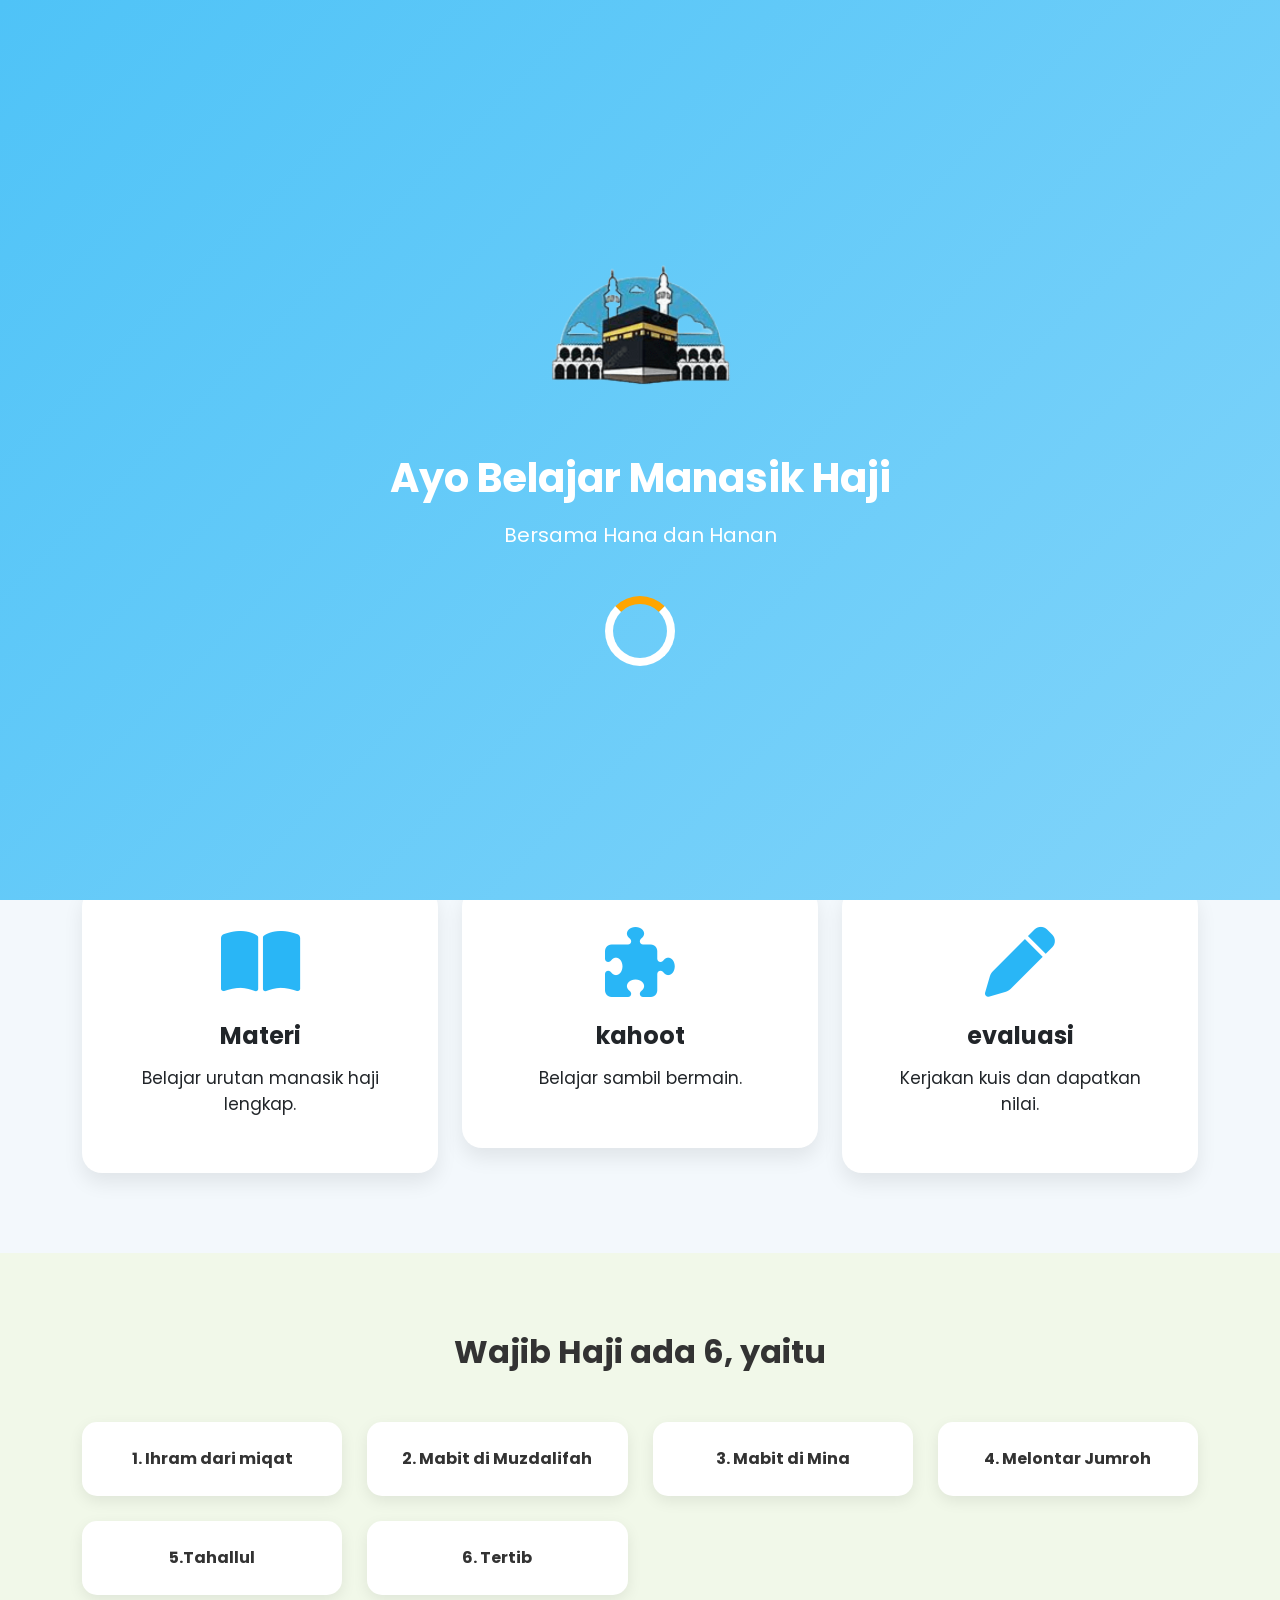
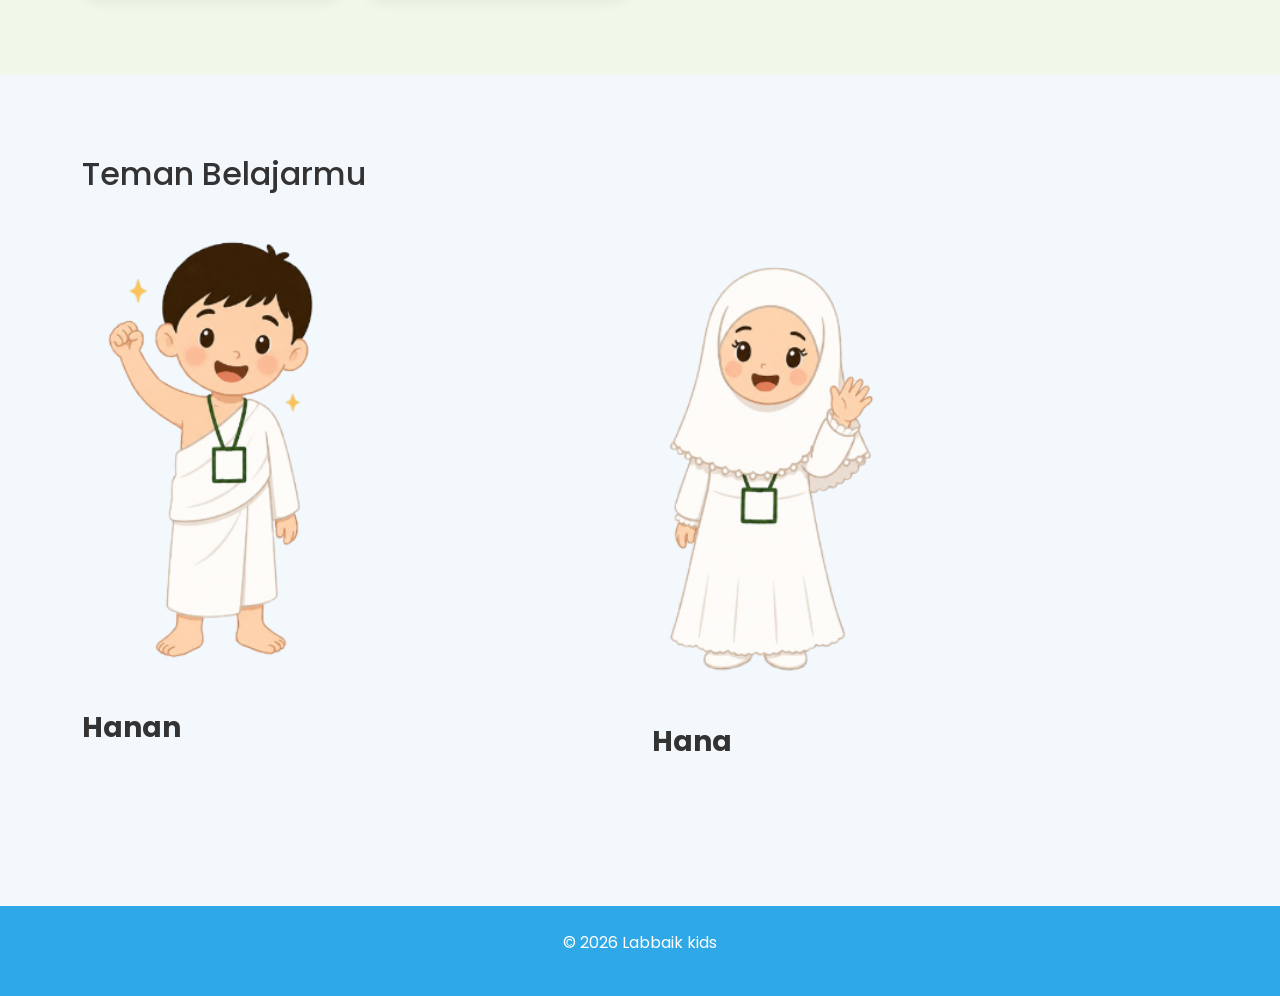
<file: index.html>
<!DOCTYPE html>
<html lang="id">

<head>

    <meta charset="UTF-8">
    <meta name="viewport" content="width=device-width, initial-scale=1.0">

    <title>Ayo Belajar Manasik Haji</title>

    <!-- Bootstrap -->
    <link href="https://cdn.jsdelivr.net/npm/bootstrap@5.3.3/dist/css/bootstrap.min.css" rel="stylesheet">

    <!-- Font Awesome -->
    <link rel="stylesheet"
        href="https://cdnjs.cloudflare.com/ajax/libs/font-awesome/6.5.2/css/all.min.css">

    <!-- Google Font -->
    <link
        href="https://fonts.googleapis.com/css2?family=Poppins:wght@300;400;500;600;700&display=swap"
        rel="stylesheet">

    <!-- CSS -->
    <link rel="stylesheet" href="css/style.css">

</head>

<!-- Audio -->

<audio id="bgMusic" loop>

    <source src="audio/lagumanasik.mpeg" type="audio/mpeg">

</audio>

<body>

<!-- ================= Splash Screen ================= -->

<div id="splash">

    <img src="image/OIP.png" class="logo">

    <h1>Ayo Belajar Manasik Haji</h1>

    <p>Bersama Hana dan Hanan</p>

    <div class="loader"></div>

</div>

<!-- ================= Navbar ================= -->

<nav class="navbar navbar-expand-lg navbar-dark">

<div class="container">

<a class="navbar-brand" href="#">

<i class="fa-solid fa-mosque"></i>

Labbaik kids

</a>

<button class="navbar-toggler"
data-bs-toggle="collapse"
data-bs-target="#menu">

<span class="navbar-toggler-icon"></span>

</button>

<div class="collapse navbar-collapse" id="menu">

<ul class="navbar-nav ms-auto">

<li class="nav-item">

<a class="nav-link active" href="#">Home</a>

</li>

<li class="nav-item">

<a class="nav-link" href="materi.html">materi</a>

</li>

<li class="nav-item"></li>

<a class="nav-link" href="doa.html">doa</a>
    
</li>


<li class="nav-item"></li>

<a class="nav-link" href="vidio.html">vidio</a>
    
</li>

<li class="nav-item">

<a class="nav-link" href="kahoot.html">kahoot</a>

</li>

<li class="nav-item">

<a class="nav-link" href="evaluasi.html">evaluasi</a>

</li>

<li class="nav-item">

<a class="nav-link" href="tentang.html">tentang</a>

</li>


</ul>

</div>

</div>

</nav>



<!-- ================= Hero ================= -->


<section class="hero">

<div class="container">

<div class="row align-items-center">

<div class="col-lg-6">

<h1>

Ayo Belajar

<span>Manasik Haji</span>

</h1>

<p>

Belajar tata cara ibadah haji menjadi lebih mudah,

menyenangkan, interaktif, dan penuh animasi bersama

Hana dan Hanan.

</p>

<div class="button-area">

<a href="materi.html" class="btn btn-warning">

Mulai Belajar

</a>

<a href="kahoot.html" class="btn btn-warning">

Main Game

</a>

<button class="btn btn-outline-success" onclick="toggleMusic()" id="musicBtn">
    <i class="fa-solid fa-play"></i> Kenali Musiknya yuk
</button>

</div>

</div>

<div class="col-lg-6">

<img src="image/hanan&hana.png"

class="img-fluid hero-image">

</div>

</div>

</div>

</section>

<!-- ================= Fitur ================= -->

<section class="fitur">

<div class="container">

<h2 class="text-center">

Mau Mulai Darimana nih?

</h2>

<div class="row mt-5">

<div class="col-md-4">

    <a href="materi.html" class="text-decoration-none text-dark">

<div class="card">


    

<i class="fa-solid fa-book-open"></i>

<h4>Materi</h4>

<p>

Belajar urutan manasik haji lengkap.

</p>

</div>

</a>

</div>

<div class="col-md-4">

<div class="card">

    <a href="kahoot.html" class="text-decoration-none text-dark">

<i class="fa-solid fa-puzzle-piece"></i>


<h4>kahoot</h4>

<p>

Belajar sambil bermain.

</p>

</div>

</a>

</div>

<div class="col-md-4">

<div class="card">

    <a href="evaluasi.html" class="text-decoration-none text-dark">

<i class="fa-solid fa-pen"></i>

<h4>evaluasi</h4>

<p>

Kerjakan kuis dan dapatkan nilai.

</p>

</div>

</a>




</div>

</div>

</div>



</section>

<!-- ================= Tahapan ================= -->

<section class="tahapan">

<div class="container">

<h2>

Wajib Haji ada 6, yaitu

</h2>

<div class="timeline">

<div class="item">

1. Ihram dari miqat

</div>

<div class="item">

2. Mabit di Muzdalifah

</div>

<div class="item">

3. Mabit di Mina

</div>

<div class="item">

4. Melontar Jumroh

</div>

<div class="item">

5.Tahallul

</div>

<div class="item">

6. Tertib

</div>


</div>

</div>

</section>

<!-- ================= Karakter ================= -->

<section class="karakter">

<div class="container">

<h2>

Teman Belajarmu

</h2>

<div class="row">

<div class="col-md-6">

<img src="image/hanan.png">

<h3>Hanan</h3>

</div>

<div class="col-md-6">

<img src="image/hana.png">

<h3>Hana</h3>

</div>

</div>

</div>

</section>




<!-- ================= Footer ================= -->

<footer>
    <p>
    © Labbaik kids
    <br>
    </p>
    </footer>
    

<!-- Bootstrap -->

<script src="https://cdn.jsdelivr.net/npm/bootstrap@5.3.3/dist/js/bootstrap.bundle.min.js"></script>

<!-- Javascript -->

<script src="js/script.js"></script>



</body>

</html>
</file>
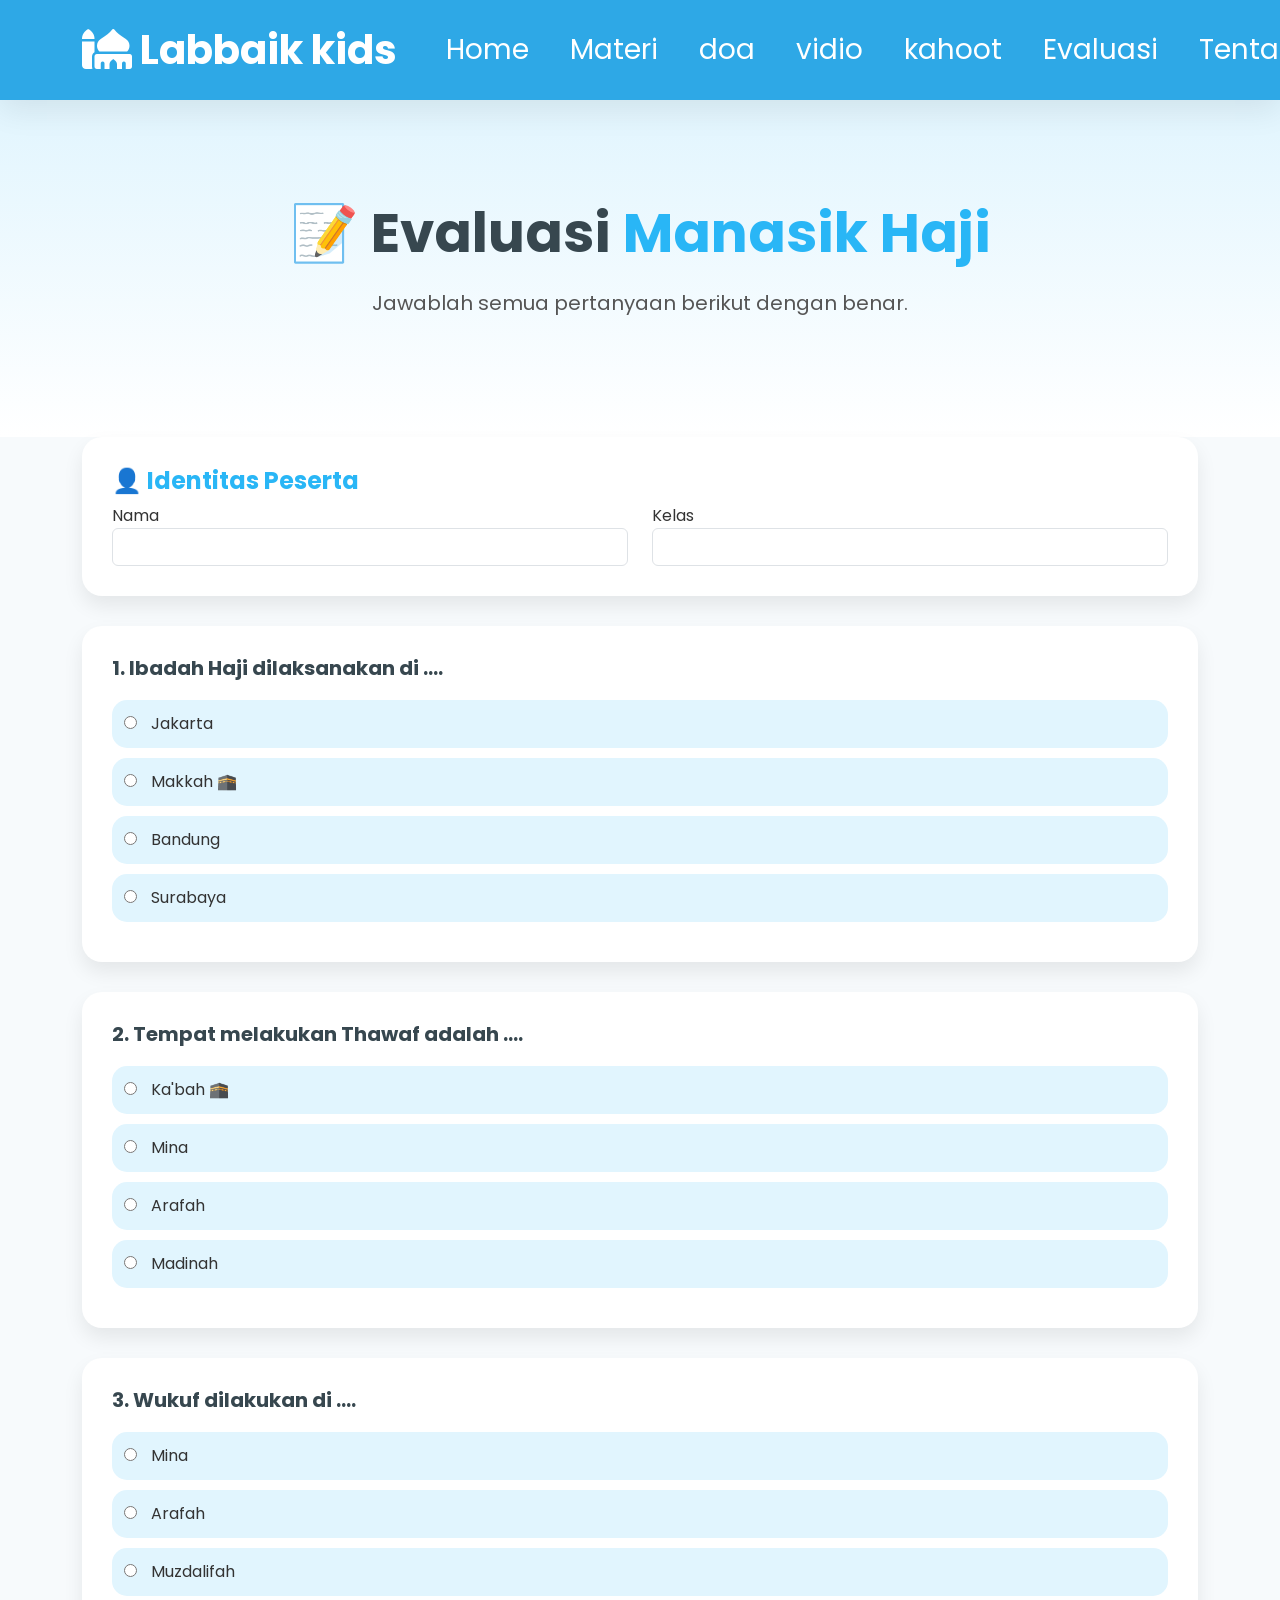
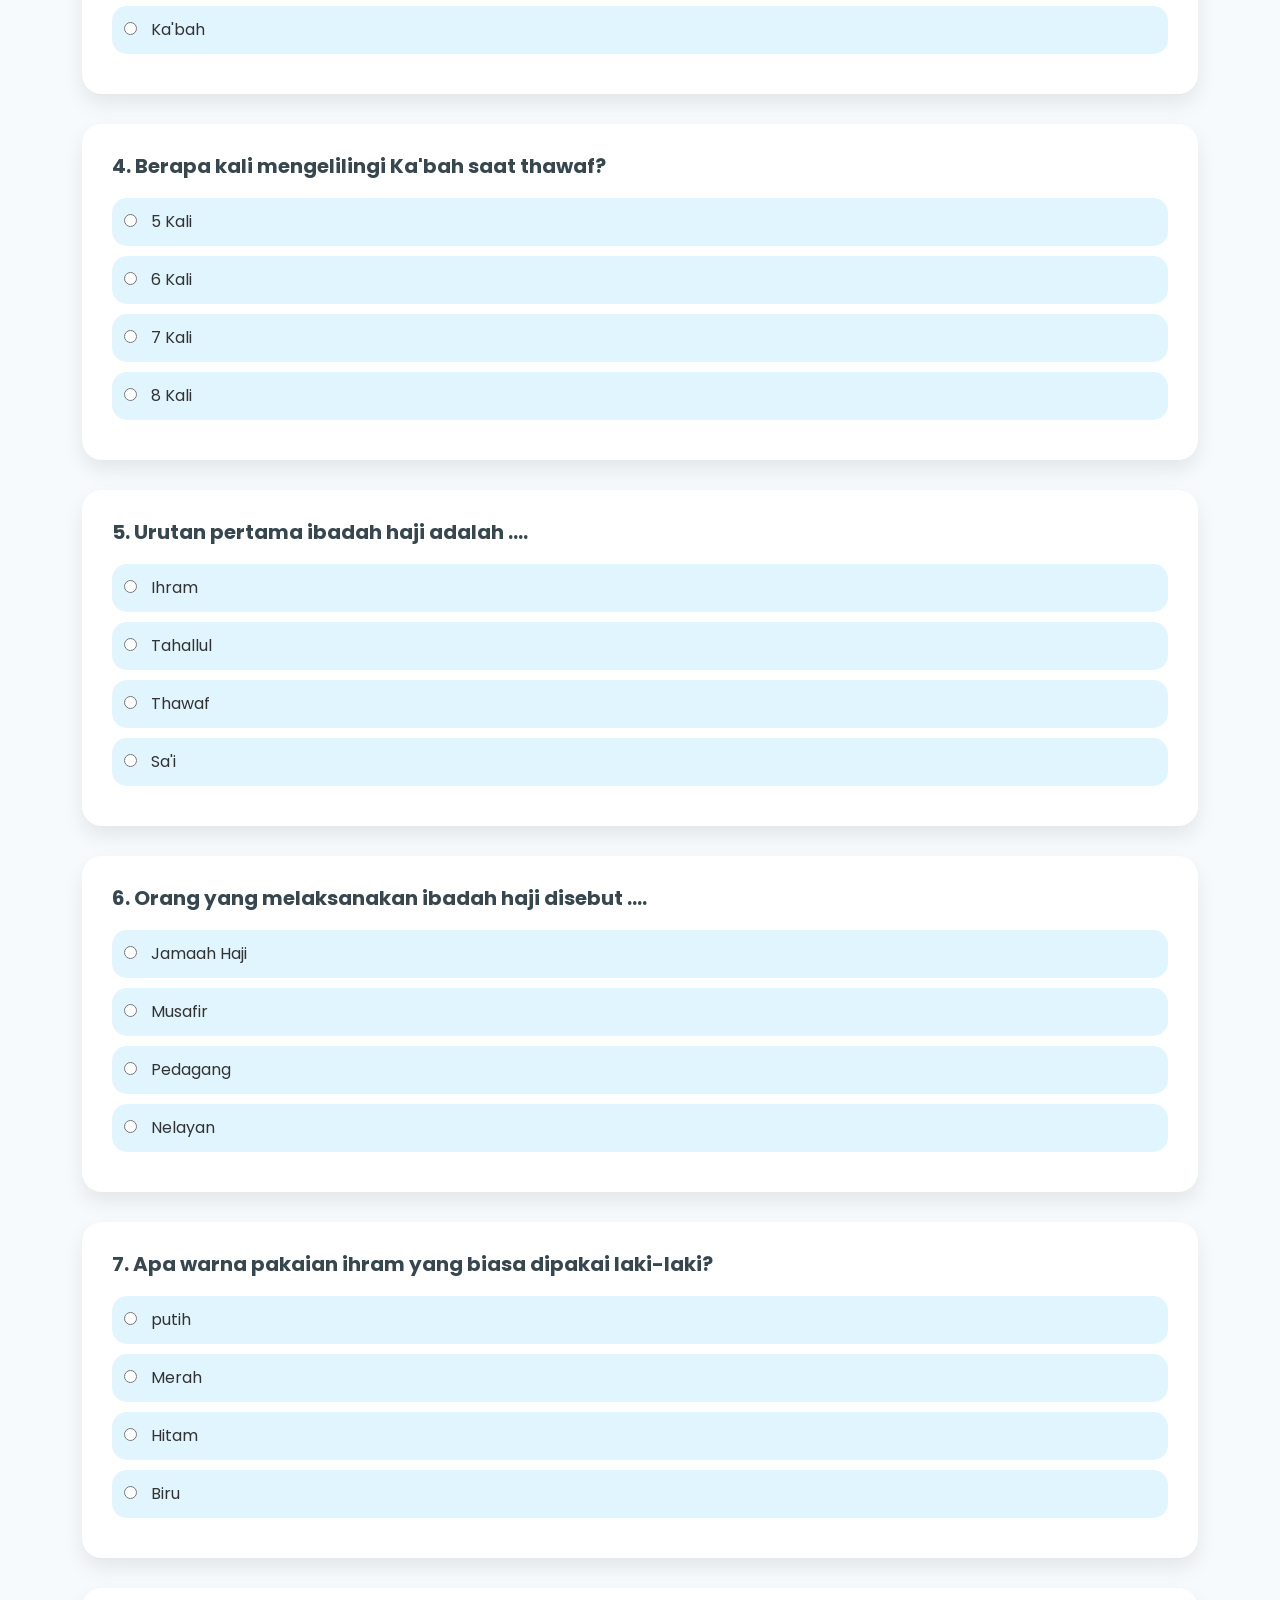
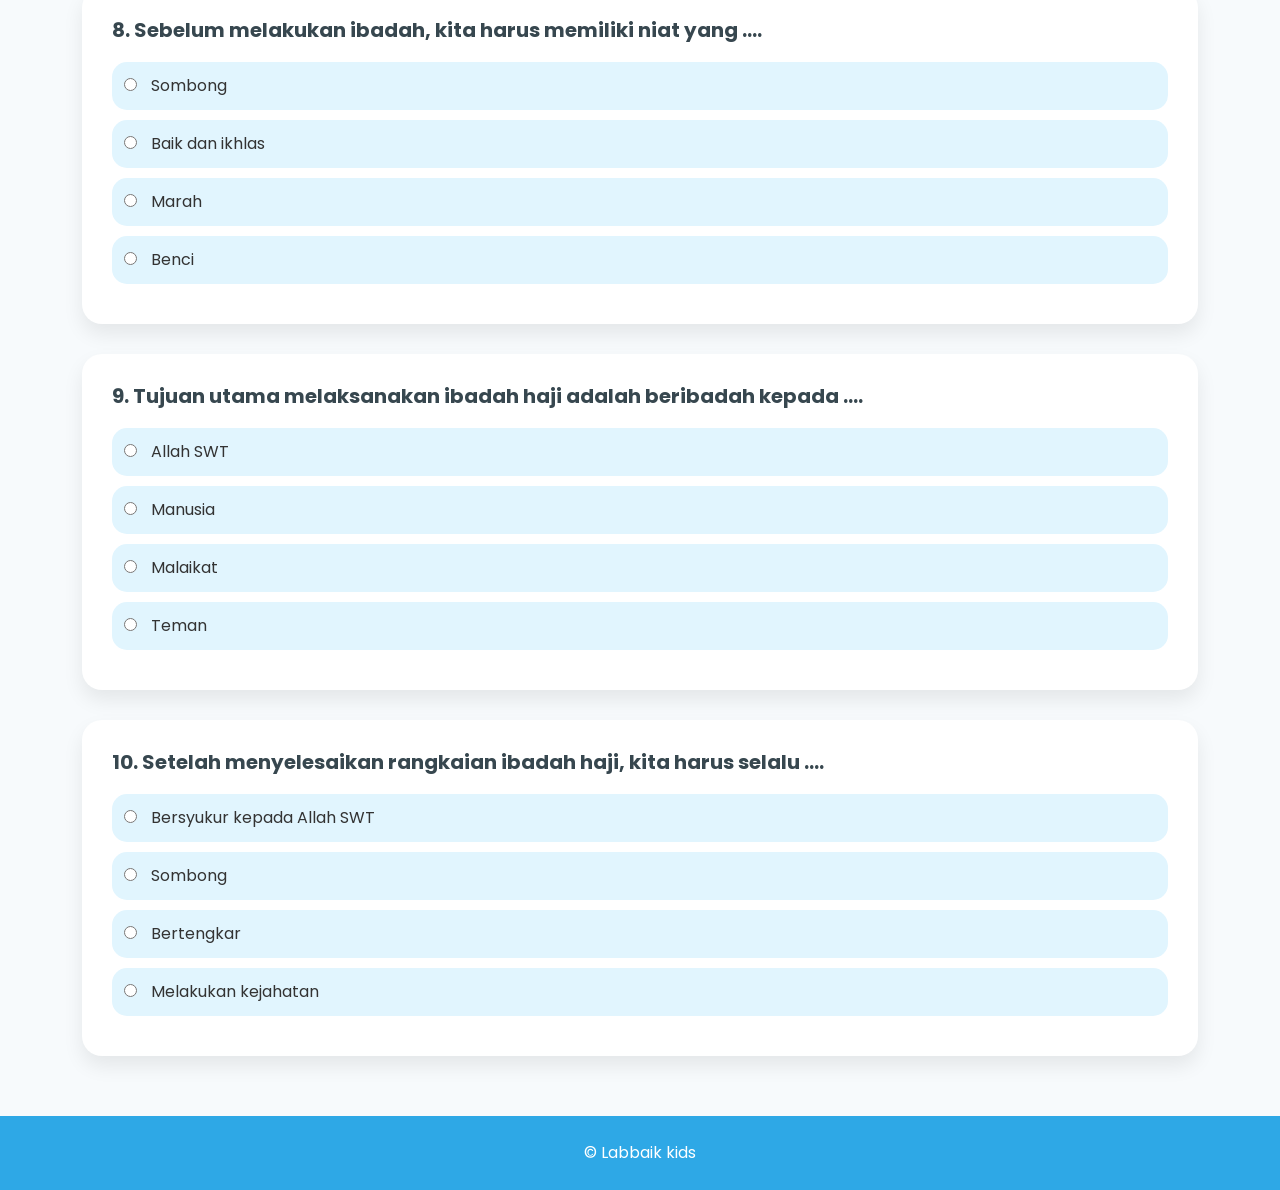
<file: evaluasi.html>
<!DOCTYPE html>
<html lang="id">

<head>

<meta charset="UTF-8">
<meta name="viewport" content="width=device-width, initial-scale=1.0">

<title>Evaluasi Manasik Haji</title>


<!-- Bootstrap -->
<link href="https://cdn.jsdelivr.net/npm/bootstrap@5.3.3/dist/css/bootstrap.min.css" rel="stylesheet">


<!-- Font Awesome -->
<link rel="stylesheet"
href="https://cdnjs.cloudflare.com/ajax/libs/font-awesome/6.5.2/css/all.min.css">


<!-- CSS -->
<link rel="stylesheet" href="css/style.css">



<style>


body{

background:#F7FAFC;

}



.card-soal{

background:white;

padding:30px;

border-radius:20px;

margin-bottom:30px;

box-shadow:0 10px 20px rgba(0,0,0,.08);

transition:.3s;

}



.card-soal:hover{

transform:translateY(-5px);

}



.card-soal h5{

font-weight:bold;

color:#37474F;

margin-bottom:20px;

}



.card-soal h4{

color:#29B6F6;

font-weight:bold;

}



.pilihan{

background:#E1F5FE;

padding:12px;

border-radius:15px;

margin-bottom:10px;

cursor:pointer;

transition:.3s;

}



.pilihan:hover{

background:#B3E5FC;

}



.pilihan input{

margin-right:10px;

accent-color:#29B6F6;

}



.judul{

color:#29B6F6;

font-weight:bold;

}



#hasil{

display:none;

background:#29B6F6;

color:white;

padding:25px;

border-radius:20px;

text-align:center;

font-size:22px;

}



</style>


</head>



<body>



<!-- NAVBAR -->


<nav class="navbar navbar-expand-lg navbar-dark bg-success">

    <div class="container">
    
    <a class="navbar-brand" href="index.html">
    
    <i class="fa-solid fa-mosque"></i>
    
    Labbaik kids
    
    </a>
    
    <button class="navbar-toggler"
    data-bs-toggle="collapse"
    data-bs-target="#menu">
    
    <span class="navbar-toggler-icon"></span>
    
    </button>
    
    <div class="collapse navbar-collapse"
    id="menu">
    
    <ul class="navbar-nav ms-auto">
    
    <li class="nav-item">
    <a class="nav-link" href="index.html">Home</a>
    </li>
    
    <li class="nav-item">
    <a class="nav-link" href="materi.html">Materi</a>
    </li>

    <li class="nav-item">
    <a class="nav-link" href="doa.html">doa</a>
    </li>


    <li class="nav-item">
    <a class="nav-link" href="vidio.html">vidio</a>
    </li>

    <li class="nav-item">
    <a class="nav-link" href="kahoot.html">kahoot</a>
    </li>
    
    <li class="nav-item">
    <a class="nav-link" href="evaluasi.html">Evaluasi</a>
    </li>
    
    <li class="nav-item">
    <a class="nav-link active" href="tentang.html">Tentang</a>
    </li>
    
    </ul>
    
    </div>
    
    </div>
    
    </nav>





<!-- HEADER -->


<section class="hero">


<div class="container text-center">


<h1 class="judul">

📝 Evaluasi <span>Manasik Haji</span>

</h1>


<p>

Jawablah semua pertanyaan berikut dengan benar.

</p>


</div>


</section>







<div class="container">



<!-- IDENTITAS -->


<div class="card-soal">


<h4>
👤 Identitas Peserta
</h4>


<div class="row">


<div class="col-md-6">


<label>
Nama
</label>


<input type="text"
class="form-control"
id="nama">


</div>



<div class="col-md-6">


<label>
Kelas
</label>


<input type="text"
class="form-control"
id="kelas">


</div>


</div>


</div>







<!-- SOAL 1 -->


<div class="card-soal">


<h5>
1. Ibadah Haji dilaksanakan di ....
</h5>


<div class="pilihan">
    
<input type="radio"
name="q1"
value="0">

Jakarta

</div>


<div class="pilihan">

<input type="radio"
name="q1"
value="1">

Makkah 🕋

</div>


<div class="pilihan">

<input type="radio"
name="q1"
value="0">

Bandung

</div>


<div class="pilihan">

<input type="radio"
name="q1"
value="0">

Surabaya

</div>


</div>






<!-- SOAL 2 -->


<div class="card-soal">


<h5>
2. Tempat melakukan Thawaf adalah ....
</h5>



<div class="pilihan">

<input type="radio"
name="q2"
value="1">

Ka'bah 🕋

</div>


<div class="pilihan">

<input type="radio"
name="q2"
value="0">

Mina

</div>


<div class="pilihan">

<input type="radio"
name="q2"
value="0">

Arafah

</div>


<div class="pilihan">

<input type="radio"
name="q2"
value="0">

Madinah

</div>


</div>







<!-- SOAL 3 -->


<div class="card-soal">


<h5>
3. Wukuf dilakukan di ....
</h5>


<div class="pilihan">

<input type="radio"
name="q3"
value="0">

Mina

</div>


<div class="pilihan">

<input type="radio"
name="q3"
value="1">

Arafah

</div>


<div class="pilihan">

<input type="radio"
name="q3"
value="0">

Muzdalifah

</div>


<div class="pilihan">

<input type="radio"
name="q3"
value="0">

Ka'bah

</div>


</div>







<!-- SOAL 4 -->


<div class="card-soal">


<h5>
4. Berapa kali mengelilingi Ka'bah saat thawaf?
</h5>


<div class="pilihan">

<input type="radio"
name="q4"
value="0">

5 Kali

</div>


<div class="pilihan">

<input type="radio"
name="q4"
value="0">

6 Kali

</div>


<div class="pilihan">

<input type="radio"
name="q4"
value="1">

7 Kali

</div>


<div class="pilihan">

<input type="radio"
name="q4"
value="0">

8 Kali

</div>


</div>







<!-- SOAL 5 -->


<div class="card-soal">


<h5>
5. Urutan pertama ibadah haji adalah ....
</h5>


<div class="pilihan">

<input type="radio"
name="q5"
value="1">

Ihram

</div>


<div class="pilihan">

<input type="radio"
name="q5"
value="0">

Tahallul

</div>


<div class="pilihan">

<input type="radio"
name="q5"
value="0">

Thawaf

</div>


<div class="pilihan">

<input type="radio"
name="q5"
value="0">

Sa'i

</div>


</div>

<!-- SOAL 6 -->


<div class="card-soal">


    <h5>
    6. Orang yang melaksanakan ibadah haji disebut ....
    </h5>
    
    
    <div class="pilihan">
    
    <input type="radio"
    name="q6"
    value="1">
    
    Jamaah Haji
    
    </div>
    
    
    <div class="pilihan">
    
    <input type="radio"
    name="q6"
    value="0">
    
    Musafir
    
    </div>
    
    
    <div class="pilihan">
    
    <input type="radio"
    name="q6"
    value="0">
    
    Pedagang
    
    </div>
    
    
    <div class="pilihan">
    
    <input type="radio"
    name="q6"
    value="0">
    
    Nelayan
    
    </div>
    
    
    </div>


<!-- SOAL 7 -->


<div class="card-soal">


    <h5>
    7. Apa warna pakaian ihram yang biasa dipakai laki-laki?
    </h5>
    
    
    <div class="pilihan">
    
    <input type="radio"
    name="q7"
    value="1">
    
    putih
    
    </div>
    
    
    <div class="pilihan">
    
    <input type="radio"
    name="q7"
    value="0">
    
    Merah
    
    </div>
    
    
    <div class="pilihan">
    
    <input type="radio"
    name="q7"
    value="0">
    
    Hitam
    
    </div>
    
    
    <div class="pilihan">
    
    <input type="radio"
    name="q7"
    value="0">
    
    Biru
    
    </div>
    
    
    </div>

<!-- SOAL 8 -->


<div class="card-soal">


    <h5>
    8. Sebelum melakukan ibadah, kita harus memiliki niat yang ....
    </h5>
    
    
    <div class="pilihan">
    
    <input type="radio"
    name="q8"
    value="0">
    
    Sombong
    
    </div>
    
    
    <div class="pilihan">
    
    <input type="radio"
    name="q8"
    value="1">
    
    Baik dan ikhlas
    
    </div>
    
    
    <div class="pilihan">
    
    <input type="radio"
    name="q8"
    value="0">
    
    Marah
    
    </div>
    
    
    <div class="pilihan">
    
    <input type="radio"
    name="q8"
    value="0">
    
    Benci
    
    </div>
    
    
    </div>


<!-- SOAL 9 -->


<div class="card-soal">


    <h5>
    9. Tujuan utama melaksanakan ibadah haji adalah beribadah kepada ....
    </h5>
    
    
    <div class="pilihan">
    
    <input type="radio"
    name="q9"
    value="1">
    
    Allah SWT
    
    </div>
    
    
    <div class="pilihan">
    
    <input type="radio"
    name="q9"
    value="0">
    
    Manusia
    
    </div>
    
    
    <div class="pilihan">
    
    <input type="radio"
    name="q9"
    value="0">
    
    Malaikat
    
    </div>
    
    
    <div class="pilihan">
    
    <input type="radio"
    name="q9"
    value="0">
    
    Teman
    
    </div>
    
    
    </div>


<!-- SOAL 10 -->


<div class="card-soal">


    <h5>
    10. Setelah menyelesaikan rangkaian ibadah haji, kita harus selalu ....
    </h5>
    
    
    <div class="pilihan">
    
    <input type="radio"
    name="q10"
    value="1">
    
    Bersyukur kepada Allah SWT
    
    </div>
    
    
    <div class="pilihan">
    
    <input type="radio"
    name="q10"
    value="0">
    
    Sombong
    
    </div>
    
    
    <div class="pilihan">
    
    <input type="radio"
    name="q10"
    value="0">
    
    Bertengkar
    
    </div>
    
    
    <div class="pilihan">
    
    <input type="radio"
    name="q10"
    value="0">
    
    Melakukan kejahatan
    
    </div>
    
    
    </div>

</div>
<footer>
© Labbaik kids
<br>
</footer>



<script src="https://cdn.jsdelivr.net/npm/bootstrap@5.3.3/dist/js/bootstrap.bundle.min.js"></script>


</body>

</html>
</file>
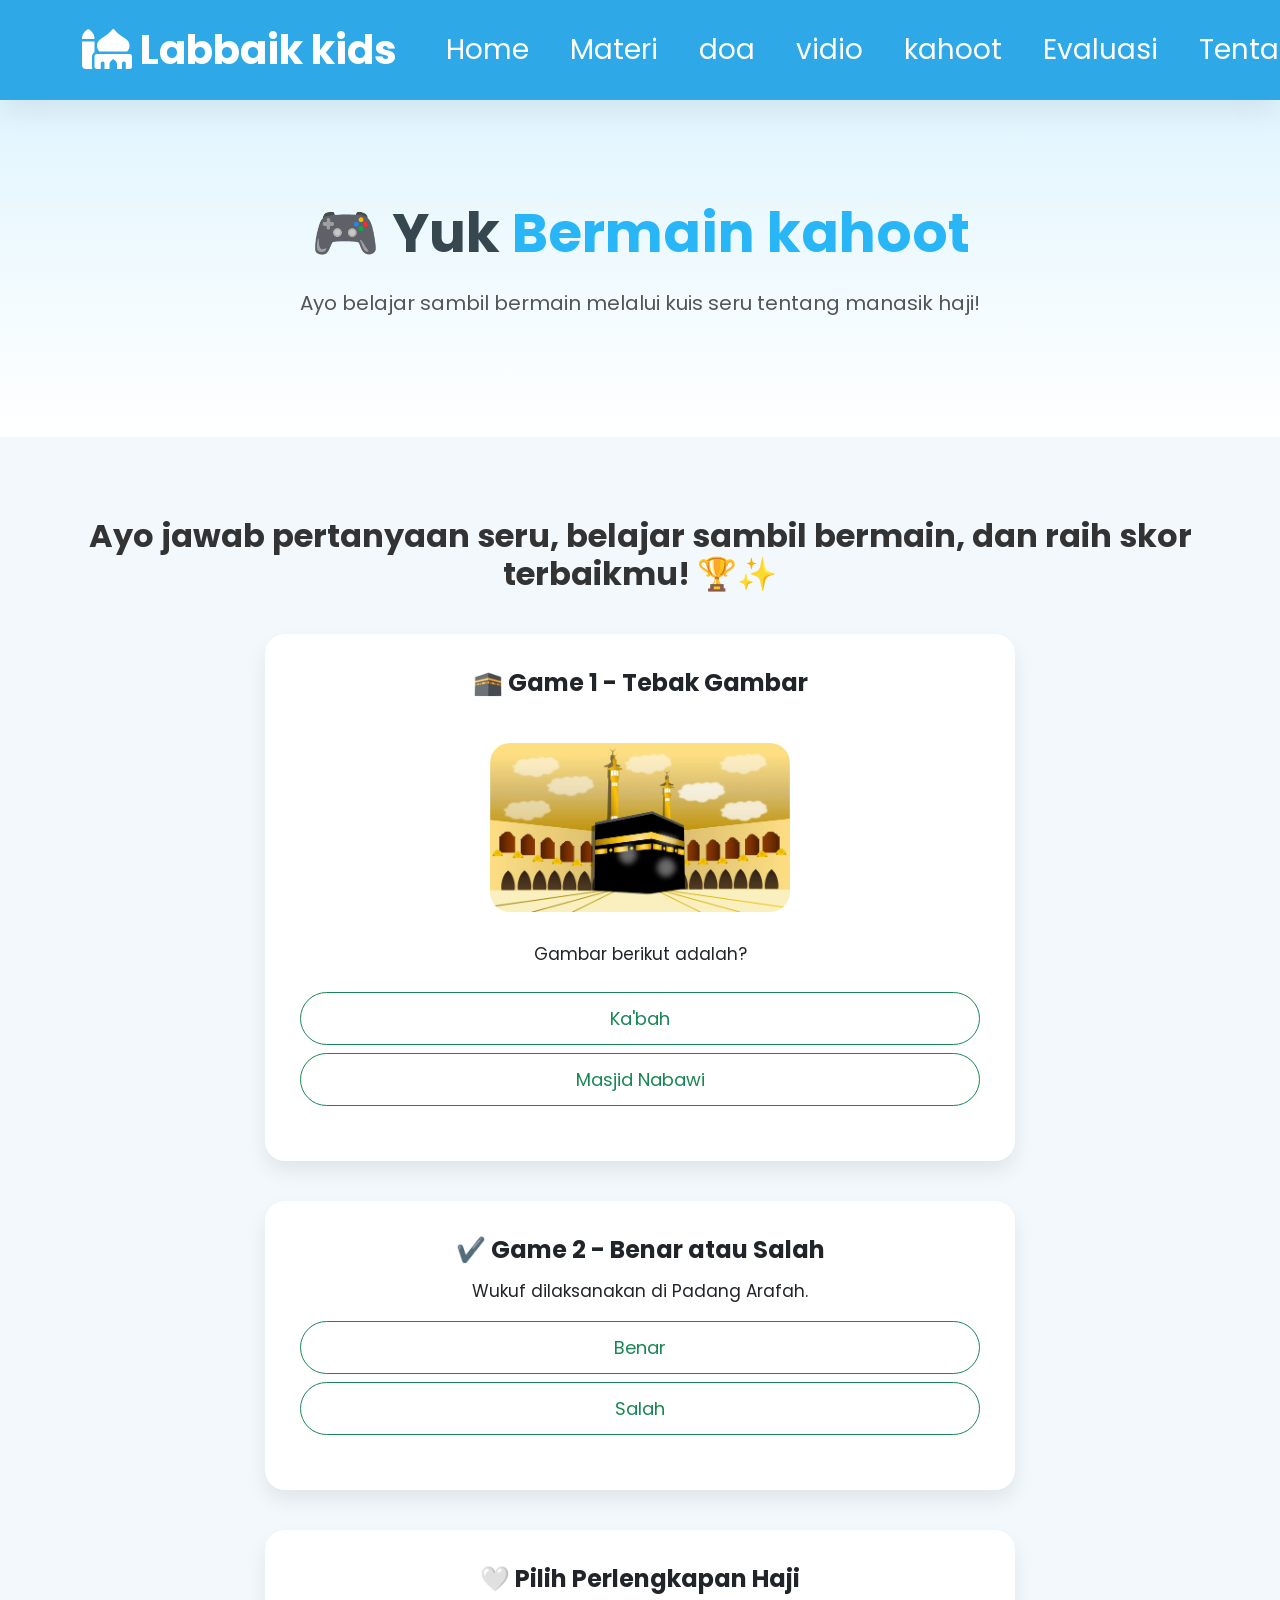
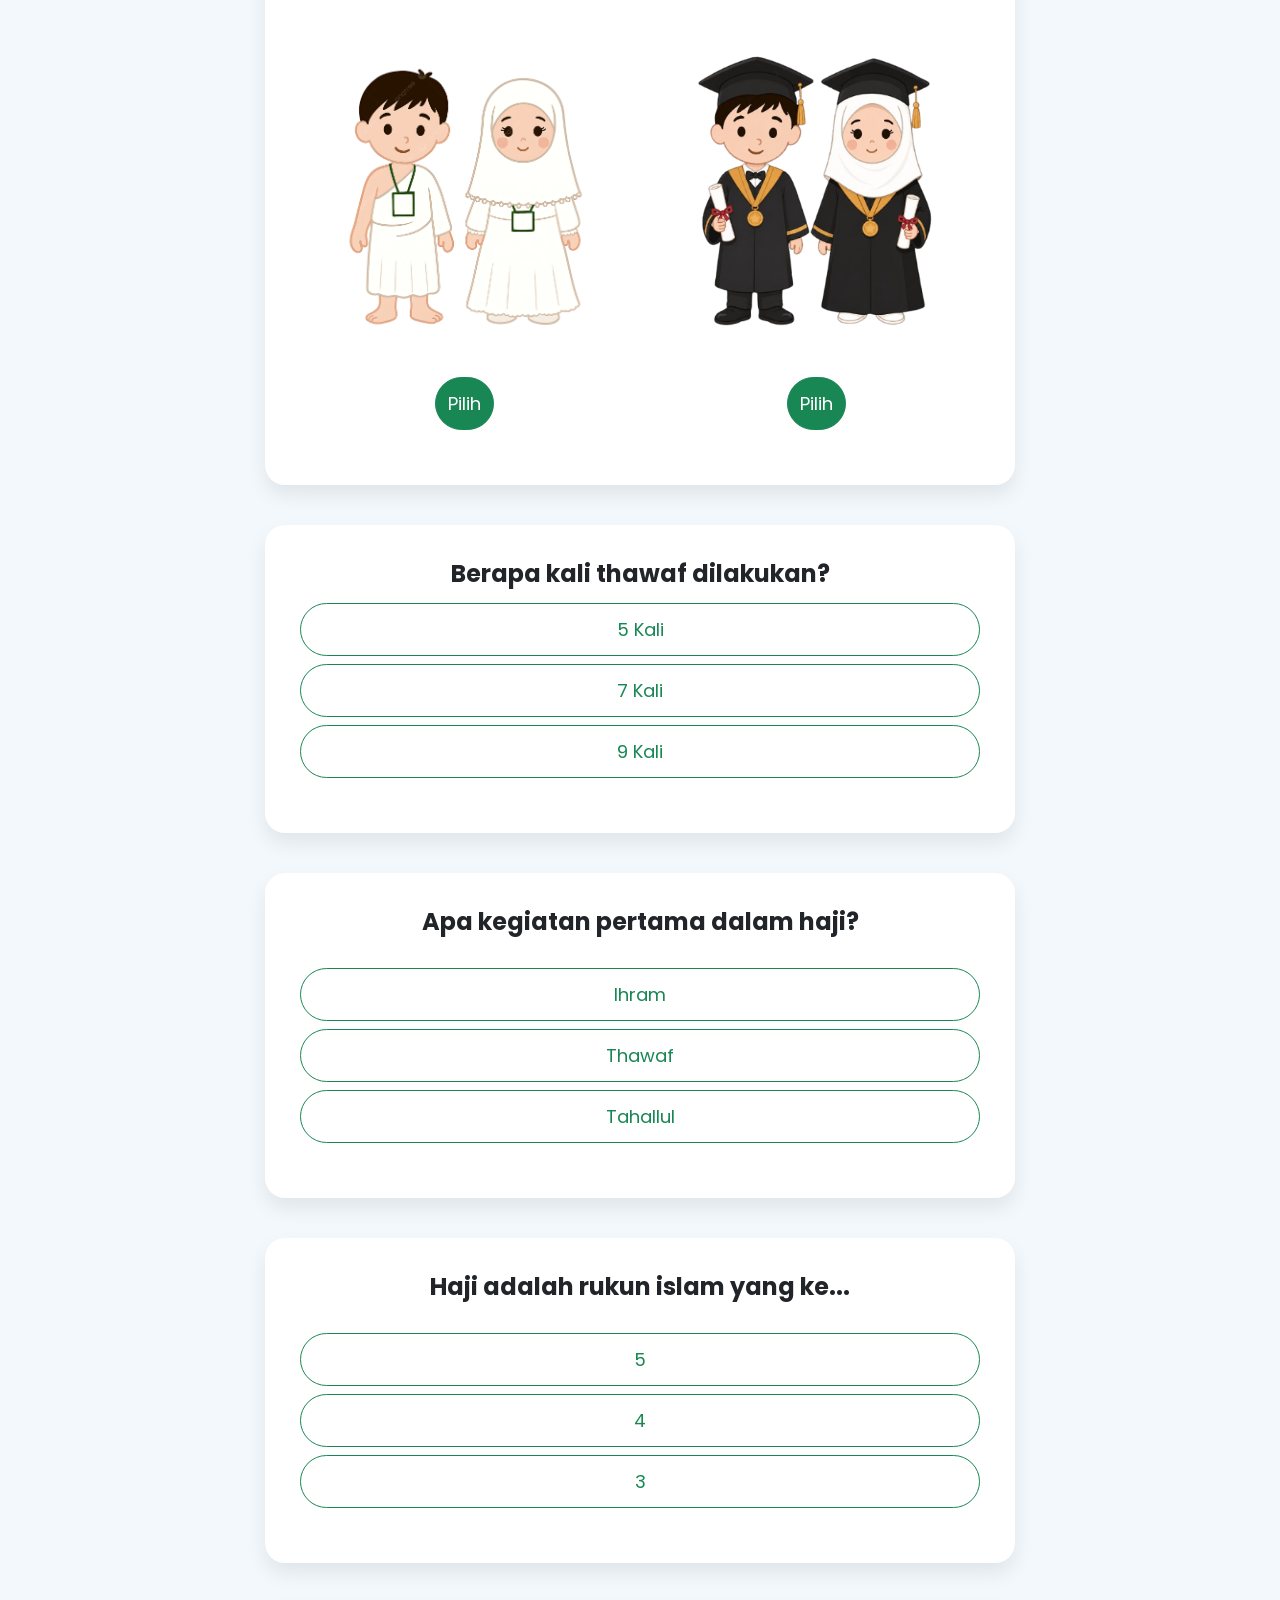
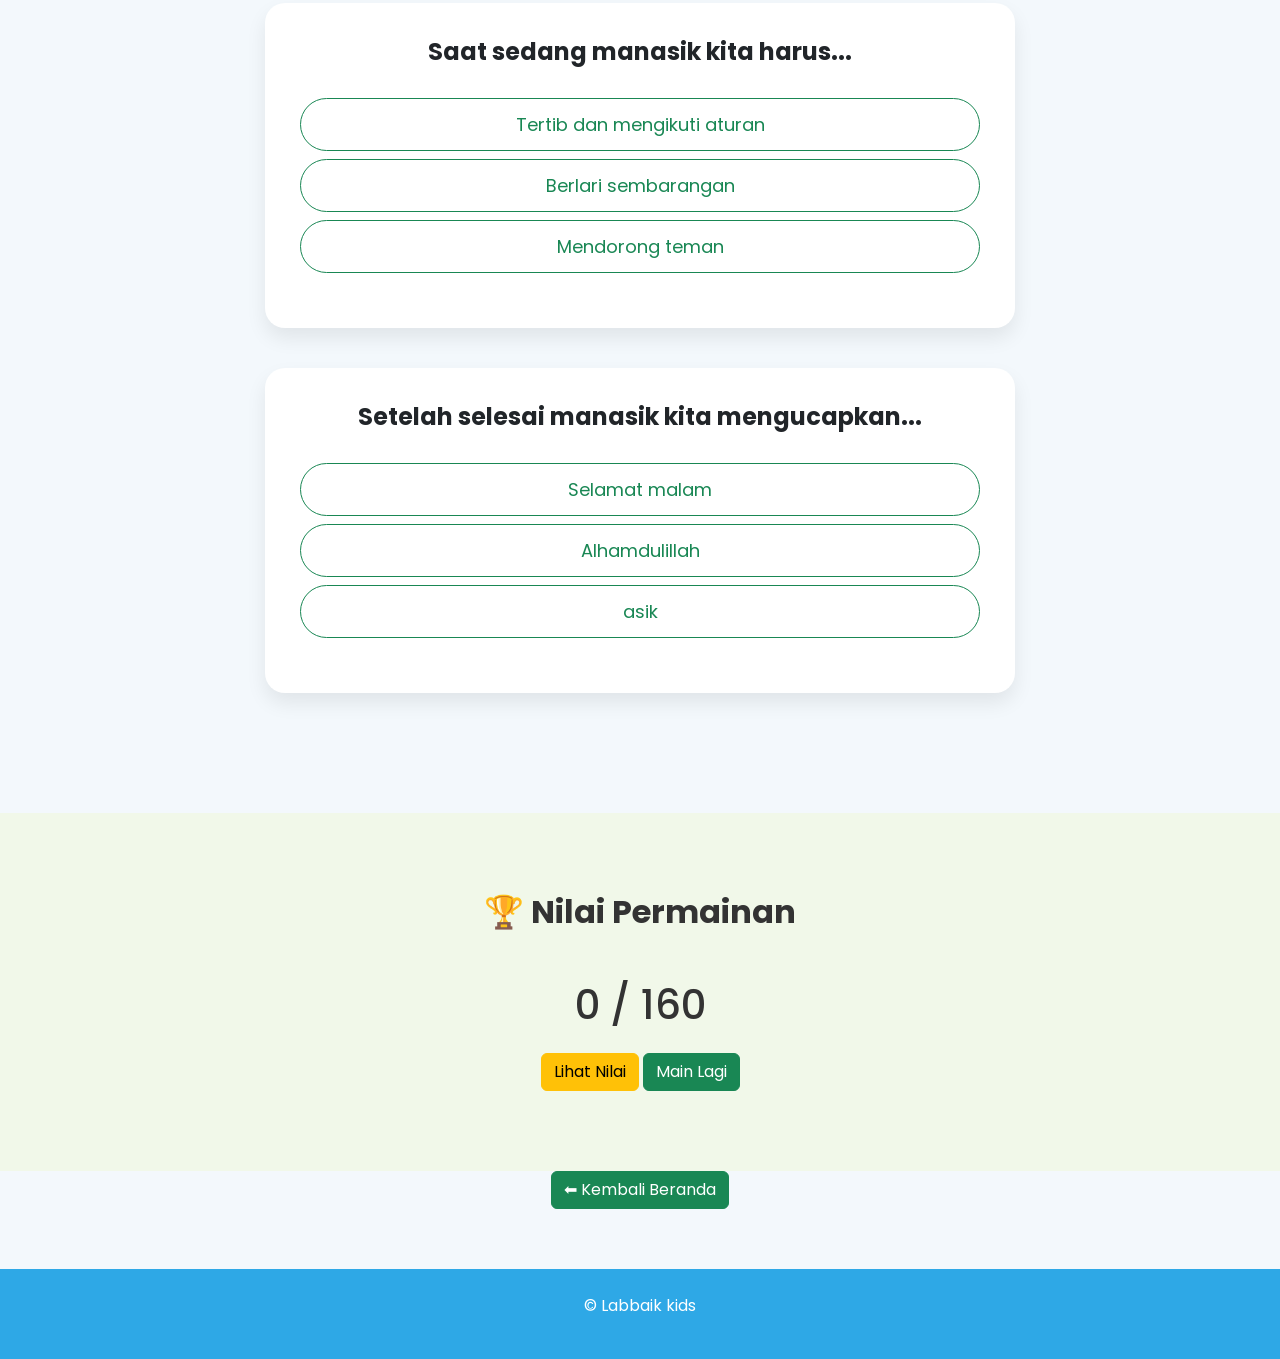
<file: kahoot.html>
<!DOCTYPE html>
<html lang="id">

<head>

<meta charset="UTF-8">
<meta name="viewport" content="width=device-width, initial-scale=1.0">

<title>Game Edukasi Manasik Haji</title>


<!-- Bootstrap -->
<link href="https://cdn.jsdelivr.net/npm/bootstrap@5.3.3/dist/css/bootstrap.min.css" rel="stylesheet">


<!-- Font Awesome -->
<link rel="stylesheet"
href="https://cdnjs.cloudflare.com/ajax/libs/font-awesome/6.5.2/css/all.min.css">


<!-- CSS Utama -->
<link rel="stylesheet" href="css/style.css">


</head>


<body>


<!-- ===============================
 NAVBAR
================================ -->


<nav class="navbar navbar-expand-lg navbar-dark bg-success">

    <div class="container">
    
    <a class="navbar-brand" href="index.html">
    
    <i class="fa-solid fa-mosque"></i>
    
    Labbaik kids
    
    </a>
    
    <button class="navbar-toggler"
    data-bs-toggle="collapse"
    data-bs-target="#menu">
    
    <span class="navbar-toggler-icon"></span>
    
    </button>
    
    <div class="collapse navbar-collapse"
    id="menu">
    
    <ul class="navbar-nav ms-auto">
    
    <li class="nav-item">
    <a class="nav-link" href="index.html">Home</a>
    </li>
    
    <li class="nav-item">
    <a class="nav-link" href="materi.html">Materi</a>
    </li>

    <li class="nav-item">
    <a class="nav-link" href="doa.html">doa</a>
    </li>

    <li class="nav-item">
    <a class="nav-link" href="vidio.html">vidio</a>
    </li>

    <li class="nav-item">
    <a class="nav-link" href="kahoot.html">kahoot</a>
    </li>
    
    <li class="nav-item">
    <a class="nav-link" href="evaluasi.html">Evaluasi</a>
    </li>
    
    <li class="nav-item">
    <a class="nav-link active" href="tentang.html">Tentang</a>
    </li>
    
    </ul>
    
    </div>
    
    </div>
    
    </nav>



<!-- ===============================
 HEADER GAME
================================ -->


<section class="hero">


<div class="container text-center">


<h1>

🎮 Yuk <span>Bermain kahoot</span>

</h1>


<p>

Ayo belajar sambil bermain melalui kuis seru tentang manasik haji!

</p>


</div>


</section>





<!-- ===============================
 LIST GAME
================================ -->


<section class="fitur">


<div class="container">


<h2 class="text-center">

Ayo jawab pertanyaan seru, belajar sambil bermain, dan raih skor terbaikmu! 🏆✨

</h2>



<div class="row">






<!-- GAME 1 -->

<div class="game-item">

    <div class="card">
    
    
    <h4>
    🕋 Game 1 - Tebak Gambar
    </h4>
    
    
    <img src="image/mekah2.png"
    class="img-fluid">
    
    
    <p>
    Gambar berikut adalah?
    </p>
    
    
    <button class="btn btn-outline-success mt-2"
    onclick="benar('hasil1')">
    
    Ka'bah
    
    </button>
    
    
    <button class="btn btn-outline-success mt-2"
    onclick="salah('hasil1')">
    
    Masjid Nabawi
    
    </button>
    
    
    <div id="hasil1"
    class="hasil">
    
    </div>
    
    
    </div>
    
    </div>



<!-- GAME 2 -->

<div class="game-item">

    <div class="card">
    
    
    <h4>
    ✔️ Game 2 - Benar atau Salah
    </h4>
    
    
    <p>
    Wukuf dilaksanakan di Padang Arafah.
    </p>
    
    
    
    <div class="d-grid gap-2">
    
    
    <button class="btn btn-outline-success"
    onclick="benar('hasil2')">
    
    Benar
    
    </button>
    
    
    
    <button class="btn btn-outline-success"
    onclick="salah('hasil2')">
    
    Salah
    
    </button>
    
    
    </div>
    
    
    
    <div id="hasil2"
    class="hasil">
    
    </div>
    
    
    
    </div>
    
    </div>

<!-- GAME 3 -->


<div class="game-item">


<div class="card">


<h4>

🤍 Pilih Perlengkapan Haji

</h4>



<div class="row">



<div class="col-6">


<img src="image/perlengkapanHaji.png"
class="img-fluid">


<button class="btn btn-success mt-2"
onclick="benar('hasil3')">

Pilih

</button>


</div>



<div class="col-6">


<img src="image/download.png"
class="img-fluid">


<button class="btn btn-success mt-2"
onclick="salah('hasil3')">

Pilih

</button>


</div>


</div>



<div id="hasil3"
class="hasil">

</div>



</div>


</div>








<!-- GAME 4 -->


<div class="game-item">


<div class="card">


<h4>
Berapa kali thawaf dilakukan?
</h4>




<button class="btn btn-outline-success w-100 mb-2"
onclick="salah('hasil4')">

5 Kali

</button>



<button class="btn btn-outline-success w-100 mb-2"
onclick="benar('hasil4')">

7 Kali

</button>



<button class="btn btn-outline-success w-100"
onclick="salah('hasil4')">

9 Kali

</button>




<div id="hasil4"
class="hasil">

</div>



</div>


</div>





<!-- GAME 5 -->


<div class="game-item">


<div class="card">


<h4>

Apa kegiatan pertama dalam haji?

</h4>



<p>

</p>



<button class="btn btn-outline-success"
onclick="benar('hasil5')">

Ihram

</button>



<button class="btn btn-outline-success mt-2"
onclick="salah('hasil5')">

Thawaf

</button>



<button class="btn btn-outline-success mt-2"
onclick="salah('hasil5')">

Tahallul

</button>



<div id="hasil5"
class="hasil">

</div>


</div>


</div>


<!-- GAME 6 -->


<div class="game-item">


    <div class="card">
    
    
    <h4>
    
    Haji adalah rukun islam yang ke...
    
    </h4>
    
    
    
    <p>
    
    </p>
    
    
    
    <button class="btn btn-outline-success"
    onclick="benar('hasil6')">
    
    5
    
    </button>
    
    
    
    <button class="btn btn-outline-success mt-2"
    onclick="salah('hasil6')">
    
    4
    
    </button>
    
    
    
    <button class="btn btn-outline-success mt-2"
    onclick="salah('hasil6')">
    
    3
    
    </button>
    
    
    
    <div id="hasil6"
    class="hasil">
    
    </div>
    
    
    </div>
    
    
    </div>
    
<!-- GAME 7 -->


<div class="game-item">


    <div class="card">
    
    
    <h4>
    
    Saat sedang manasik kita harus...
    
    </h4>
    
    
    
    <p>
    
    </p>
    
    
    
    <button class="btn btn-outline-success"
    onclick="benar('hasil7')">
    
    Tertib dan mengikuti aturan
    
    </button>
    
    
    
    <button class="btn btn-outline-success mt-2"
    onclick="salah('hasil7')">
    
    Berlari sembarangan
    
    </button>
    
    
    
    <button class="btn btn-outline-success mt-2"
    onclick="salah('hasil7')">
    
    Mendorong teman
    
    </button>
    
    
    
    <div id="hasil7"
    class="hasil">
    
    </div>
    
    
    </div>
    
    
    </div>

<!-- GAME 8 -->


<div class="game-item">


    <div class="card">
    
    
    <h4>
    
    Setelah selesai manasik kita mengucapkan...
    
    </h4>
    
    
    
    <p>
    
    </p>
    
    
    
    <button class="btn btn-outline-success"
    onclick="salah('hasil8')">
    
    Selamat malam
    
    </button>
    
    
    
    <button class="btn btn-outline-success mt-2"
    onclick="benar('hasil8')">
    
    Alhamdulillah
    
    </button>
    
    
    
    <button class="btn btn-outline-success mt-2"
    onclick="salah('hasil8')">
    
    asik
    
    </button>
    
    
    
    <div id="hasil8"
    class="hasil">
    
    </div>
    
    
    </div>
    
    
    </div>

</div>


</div>


</section>






<!-- ===============================
 NILAI
================================ -->


<section class="tahapan">


<div class="container text-center">


<h2>

🏆 Nilai Permainan

</h2>


<h1 id="nilai">

0 / 160

</h1>



<button class="btn btn-warning mt-3"
onclick="lihatNilai()">

Lihat Nilai

</button>



<button class="btn btn-success mt-3"
onclick="mainLagi()">

Main Lagi

</button>



</div>


</section>


<!-- ===============================
     TOMBOL KEMBALI
================================ -->


<div class="text-center">

    <a href="index.html"
    class="btn btn-success">
    
    ⬅ Kembali Beranda
    
    </a>
    
    </div>



<footer>
<p>
© Labbaik kids
<br>
</p>
</footer>






<script src="https://cdn.jsdelivr.net/npm/bootstrap@5.3.3/dist/js/bootstrap.bundle.min.js"></script>


<script src="js/game.js"></script>



</body>

</html>
</file>
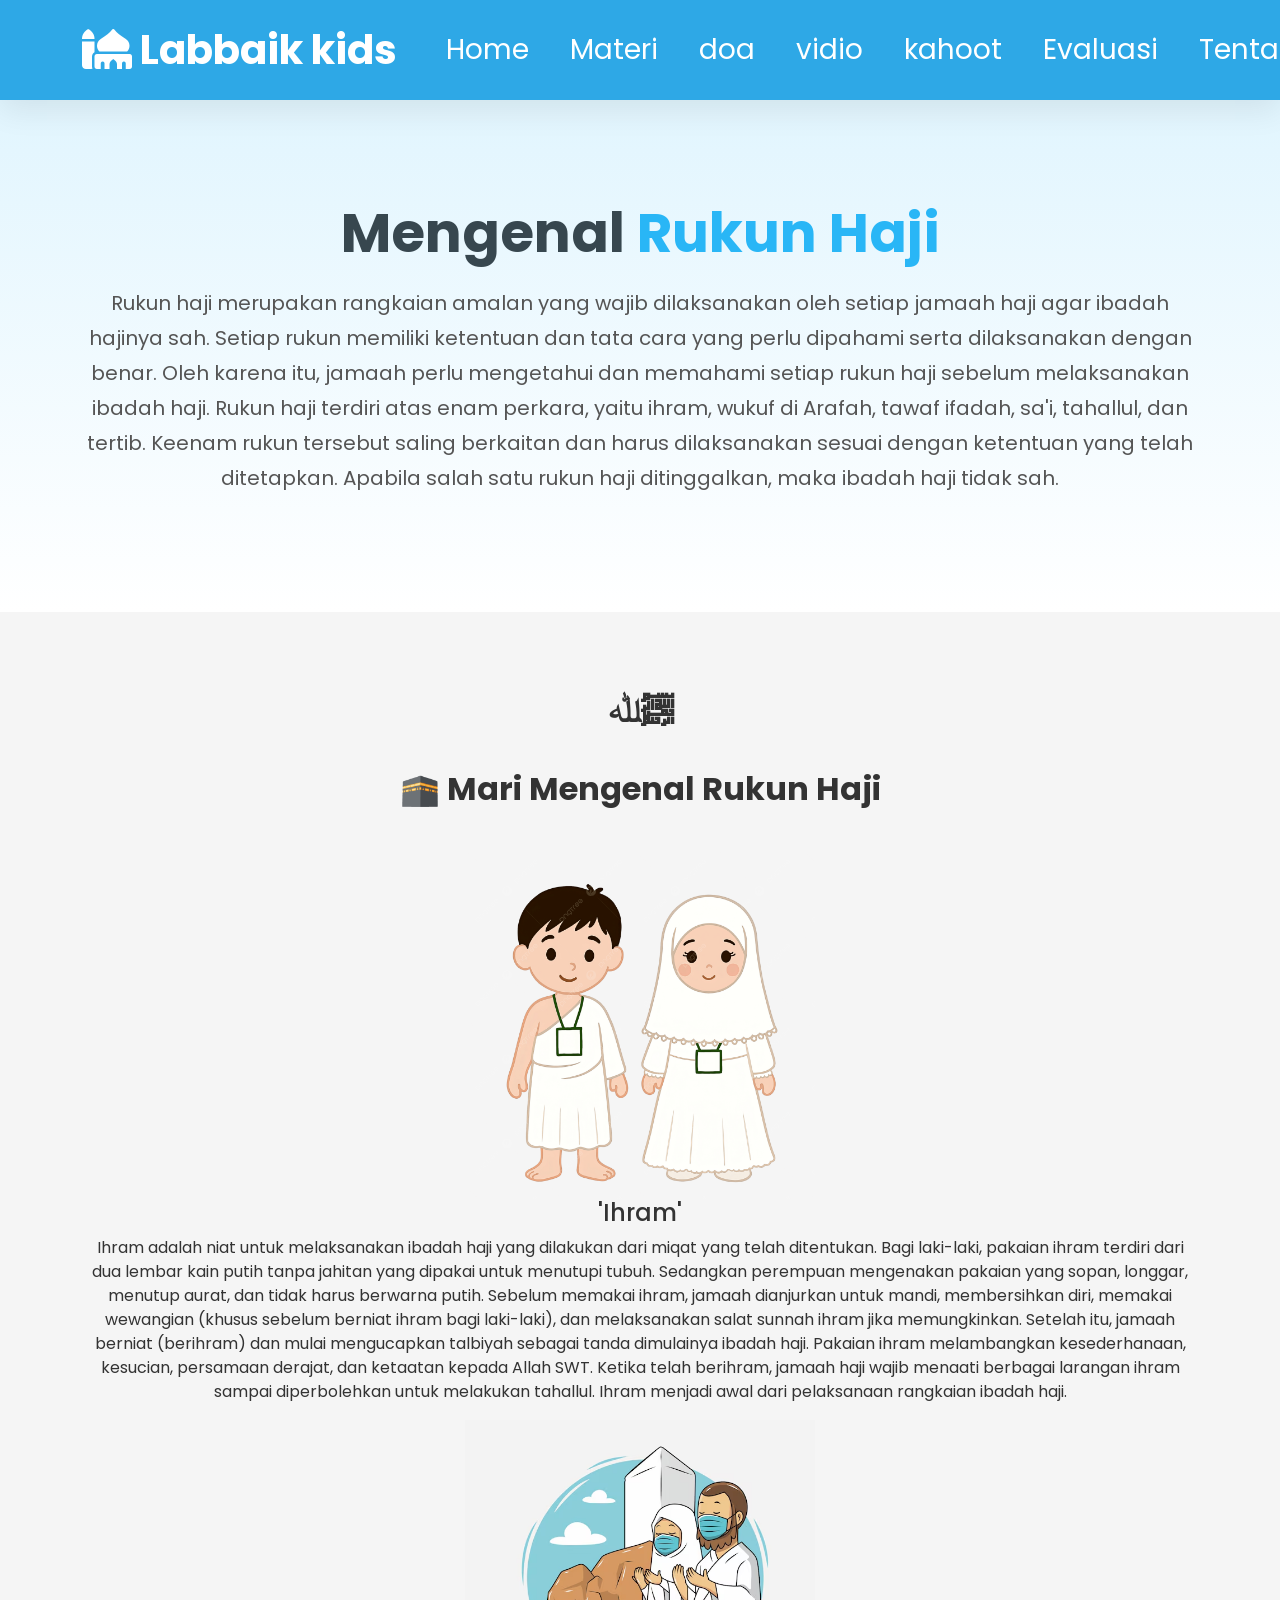
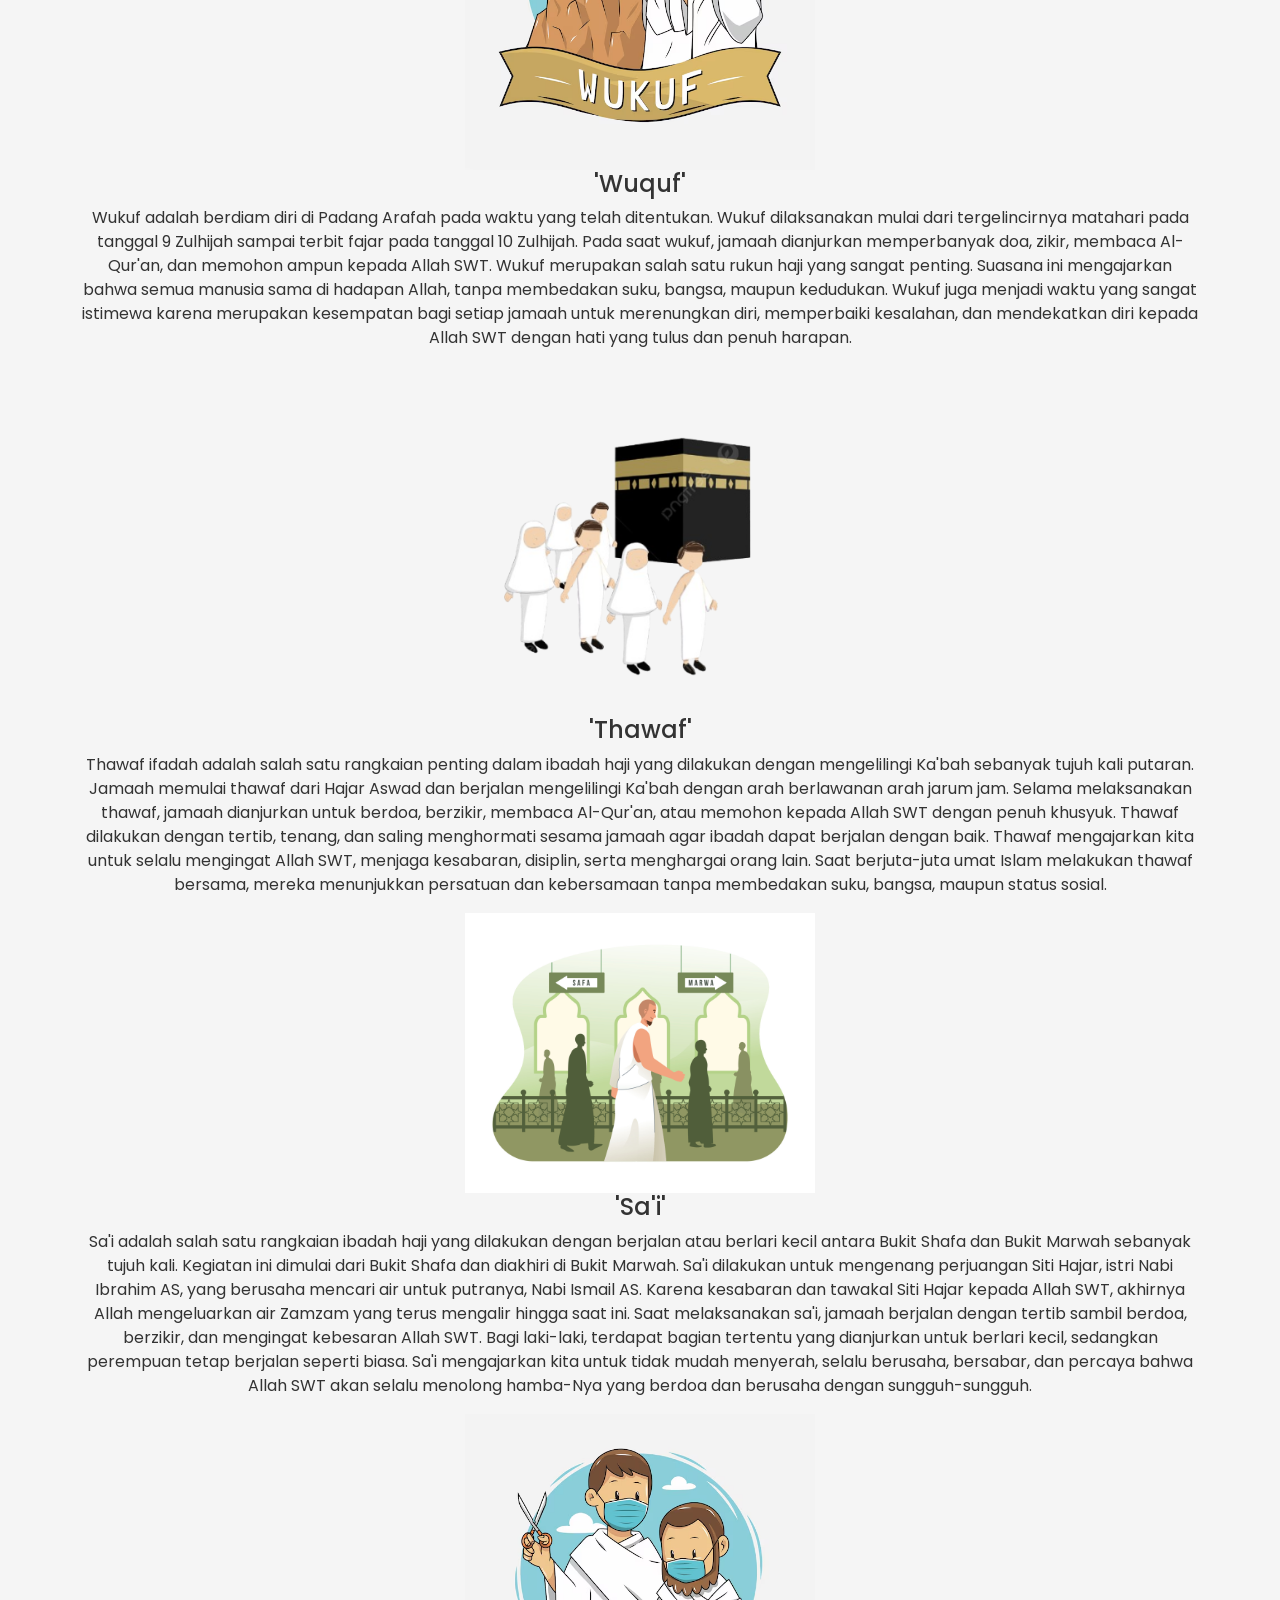
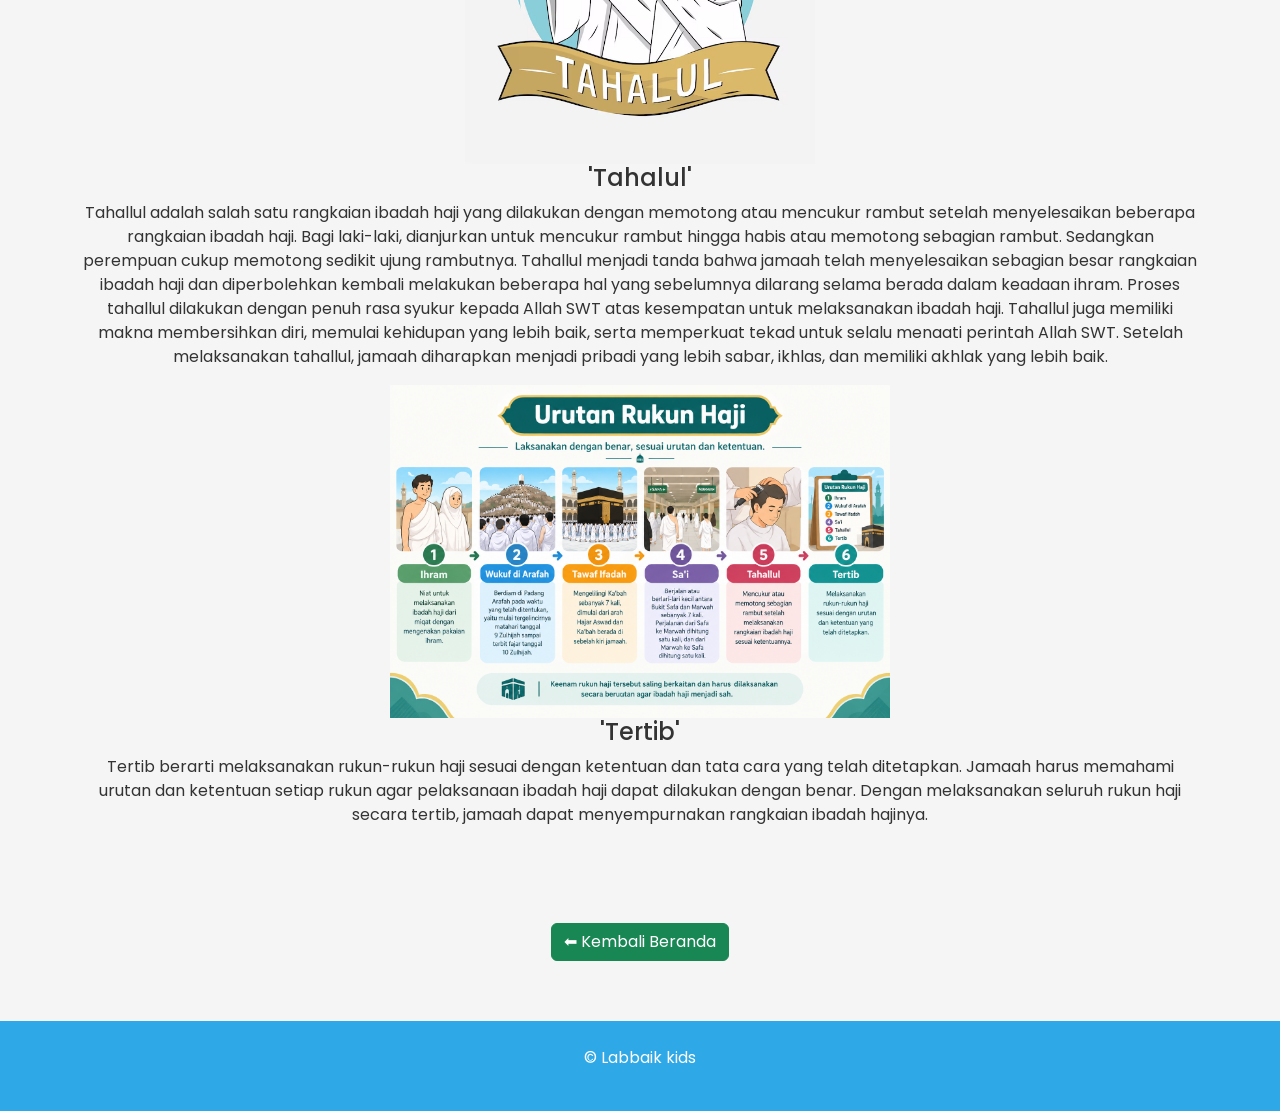
<file: materi.html>
<!DOCTYPE html>
<html lang="id">

<head>

<meta charset="UTF-8">
<meta name="viewport" content="width=device-width, initial-scale=1.0">

<title>Tentang Media Manasik Haji</title>

<!-- Bootstrap -->
<link href="https://cdn.jsdelivr.net/npm/bootstrap@5.3.3/dist/css/bootstrap.min.css" rel="stylesheet">

<!-- Font Awesome -->
<link rel="stylesheet"
href="https://cdnjs.cloudflare.com/ajax/libs/font-awesome/6.5.2/css/all.min.css">

<!-- CSS -->
<link rel="stylesheet" href="css/style.css">

<style>

body{
    background:#f5f5f5;
}

.hero-about{
    background:#198754;
    color:white;
    text-align:center;
    padding:70px 20px;
}

.hero-about img{
    width:150px;
    margin-bottom:20px;
}

.card-about{
    background:white;
    padding:30px;
    border-radius:15px;
    margin-top:35px;
    box-shadow:0 0 10px rgba(0,0,0,.1);
}

.icon{
    font-size:55px;
    color:#198754;
    margin-bottom:15px;
}

.section-title{
    color:#198754;
    font-weight:bold;
    margin-bottom:20px;
}

.profile{
    width:180px;
    height:180px;
    border-radius:50%;
    object-fit:cover;
    border:5px solid #198754;
}

footer{
    margin-top:60px;
}

</style>

</head>


<body>


<!-- ===============================
     NAVBAR
================================ -->

<nav class="navbar navbar-expand-lg navbar-dark bg-success">

     <div class="container">
     
     <a class="navbar-brand" href="index.html">
     
     <i class="fa-solid fa-mosque"></i>
     
     Labbaik kids
     
     </a>
     
     <button class="navbar-toggler"
     data-bs-toggle="collapse"
     data-bs-target="#menu">
     
     <span class="navbar-toggler-icon"></span>
     
     </button>
     
     <div class="collapse navbar-collapse"
     id="menu">
     
     <ul class="navbar-nav ms-auto">
     
     <li class="nav-item">
     <a class="nav-link" href="index.html">Home</a>
     </li>
     
     <li class="nav-item">
     <a class="nav-link" href="materi.html">Materi</a>
     </li>

     <li class="nav-item">
     <a class="nav-link" href="doa.html">doa</a>
     </li>

     <li class="nav-item">
        <a class="nav-link" href="vidio.html">vidio</a>
     </li>
     
     <li class="nav-item">
     <a class="nav-link" href="kahoot.html">kahoot</a>
     </li>
     
     <li class="nav-item">
     <a class="nav-link" href="evaluasi.html">Evaluasi</a>
     </li>
     
     <li class="nav-item">
     <a class="nav-link active" href="tentang.html">Tentang</a>
     </li>
     
     </ul>
     
     </div>
     
     </div>
     
     </nav>



<!-- ===============================
     HEADER MATERI
================================ -->

<section class="hero">

<div class="container text-center">


<h1>
Mengenal <span>Rukun Haji</span>
</h1>


<p>
    Rukun haji merupakan rangkaian amalan yang wajib dilaksanakan oleh setiap jamaah haji agar ibadah hajinya sah. Setiap rukun memiliki ketentuan dan tata cara yang perlu dipahami serta dilaksanakan dengan benar. Oleh karena itu, jamaah perlu mengetahui dan memahami setiap rukun haji sebelum melaksanakan ibadah haji.

    Rukun haji terdiri atas enam perkara, yaitu ihram, wukuf di Arafah, tawaf ifadah, sa'i, tahallul, dan tertib. Keenam rukun tersebut saling berkaitan dan harus dilaksanakan sesuai dengan ketentuan yang telah ditetapkan. Apabila salah satu rukun haji ditinggalkan, maka ibadah haji tidak sah.
</p>


</div>

</section>




<!-- ===============================
     DAFTAR MATERI
================================ -->

<section class="fitur">


<div class="container">

<h2 class="text-center">
    ﷲ﷽
    <h2>

<h2 class="text-center">
    🕋 Mari Mengenal Rukun Haji
</h2>



<div class="row">



<!-- MATERI 1 -->

<div class="materi-item">

<div class="text-center">


<img src="image/perlengkapanHaji.png" 
class="img-fluid"
alt="Ka'bah"
style="max-width:350px;">



<h4>
'Ihram'
</h4>


<p>
    Ihram adalah niat untuk melaksanakan ibadah haji yang dilakukan dari miqat yang telah ditentukan. Bagi laki-laki, pakaian ihram terdiri dari dua lembar kain putih tanpa jahitan yang dipakai untuk menutupi tubuh. Sedangkan perempuan mengenakan pakaian yang sopan, longgar, menutup aurat, dan tidak harus berwarna putih.

    Sebelum memakai ihram, jamaah dianjurkan untuk mandi, membersihkan diri, memakai wewangian (khusus sebelum berniat ihram bagi laki-laki), dan melaksanakan salat sunnah ihram jika memungkinkan. Setelah itu, jamaah berniat (berihram) dan mulai mengucapkan talbiyah sebagai tanda dimulainya ibadah haji.
    
    Pakaian ihram melambangkan kesederhanaan, kesucian, persamaan derajat, dan ketaatan kepada Allah SWT. Ketika telah berihram, jamaah haji wajib menaati berbagai larangan ihram sampai diperbolehkan untuk melakukan tahallul. Ihram menjadi awal dari pelaksanaan rangkaian ibadah haji.
</p>

</div>

</div>





<!-- MATERI 2 -->


<div class="materi-item">

<div class="text-center">


<img src="image/wukuf.jpg"
class="img-fluid"
alt="Ihram"
style="max-width: 350px;">


<h4>
'Wuquf'
</h4>


<p>
    Wukuf adalah berdiam diri di Padang Arafah pada waktu yang telah ditentukan. Wukuf dilaksanakan mulai dari tergelincirnya matahari pada tanggal 9 Zulhijah sampai terbit fajar pada tanggal 10 Zulhijah. Pada saat wukuf, jamaah dianjurkan memperbanyak doa, zikir, membaca Al-Qur'an, dan memohon ampun kepada Allah SWT. Wukuf merupakan salah satu rukun haji yang sangat penting. Suasana ini mengajarkan bahwa semua manusia sama di hadapan Allah, tanpa membedakan suku, bangsa, maupun kedudukan.
    
    Wukuf juga menjadi waktu yang sangat istimewa karena merupakan kesempatan bagi setiap jamaah untuk merenungkan diri, memperbaiki kesalahan, dan mendekatkan diri kepada Allah SWT dengan hati yang tulus dan penuh harapan.
</p>




</div>

</div>






<!-- MATERI 3 -->


<div class="materi-item">

<div class="text-center">


<img src="image/thawaf.png"
class="img-fluid"
alt="Thawaf"
style="max-width: 350px;">


<h4>
'Thawaf'
</h4>


<p>
    Thawaf ifadah adalah salah satu rangkaian penting dalam ibadah haji yang dilakukan dengan mengelilingi Ka'bah sebanyak tujuh kali putaran. Jamaah memulai thawaf dari Hajar Aswad dan berjalan mengelilingi Ka'bah dengan arah berlawanan arah jarum jam.

    Selama melaksanakan thawaf, jamaah dianjurkan untuk berdoa, berzikir, membaca Al-Qur'an, atau memohon kepada Allah SWT dengan penuh khusyuk. Thawaf dilakukan dengan tertib, tenang, dan saling menghormati sesama jamaah agar ibadah dapat berjalan dengan baik.
    
    Thawaf mengajarkan kita untuk selalu mengingat Allah SWT, menjaga kesabaran, disiplin, serta menghargai orang lain. Saat berjuta-juta umat Islam melakukan thawaf bersama, mereka menunjukkan persatuan dan kebersamaan tanpa membedakan suku, bangsa, maupun status sosial.
</p>





</div>

</div>





<!-- MATERI 4 -->


<div class="materi-item">


<div class="text-center">


<img src="image/sa'i.jpg"
class="img-fluid"
alt="Sa'i"
style="max-width: 350px;">


<h4>
'Sa'i'
</h4>


<p>
    Sa'i adalah salah satu rangkaian ibadah haji yang dilakukan dengan berjalan atau berlari kecil antara Bukit Shafa dan Bukit Marwah sebanyak tujuh kali. Kegiatan ini dimulai dari Bukit Shafa dan diakhiri di Bukit Marwah.

    Sa'i dilakukan untuk mengenang perjuangan Siti Hajar, istri Nabi Ibrahim AS, yang berusaha mencari air untuk putranya, Nabi Ismail AS. Karena kesabaran dan tawakal Siti Hajar kepada Allah SWT, akhirnya Allah mengeluarkan air Zamzam yang terus mengalir hingga saat ini.
    
    Saat melaksanakan sa'i, jamaah berjalan dengan tertib sambil berdoa, berzikir, dan mengingat kebesaran Allah SWT. Bagi laki-laki, terdapat bagian tertentu yang dianjurkan untuk berlari kecil, sedangkan perempuan tetap berjalan seperti biasa.
    
    Sa'i mengajarkan kita untuk tidak mudah menyerah, selalu berusaha, bersabar, dan percaya bahwa Allah SWT akan selalu menolong hamba-Nya yang berdoa dan berusaha dengan sungguh-sungguh.
</p>





</div>


</div>






<!-- MATERI 5 -->


<div class="materi-item">


<div class="text-center">


<img src="image/tahalul.jpg"
class="img-fluid"
alt="Arafah"
style="max-width: 350px;">


<h4>
'Tahalul'
</h4>


<p>
    Tahallul adalah salah satu rangkaian ibadah haji yang dilakukan dengan memotong atau mencukur rambut setelah menyelesaikan beberapa rangkaian ibadah haji. Bagi laki-laki, dianjurkan untuk mencukur rambut hingga habis atau memotong sebagian rambut. Sedangkan perempuan cukup memotong sedikit ujung rambutnya.

    Tahallul menjadi tanda bahwa jamaah telah menyelesaikan sebagian besar rangkaian ibadah haji dan diperbolehkan kembali melakukan beberapa hal yang sebelumnya dilarang selama berada dalam keadaan ihram. Proses tahallul dilakukan dengan penuh rasa syukur kepada Allah SWT atas kesempatan untuk melaksanakan ibadah haji.
    
    Tahallul juga memiliki makna membersihkan diri, memulai kehidupan yang lebih baik, serta memperkuat tekad untuk selalu menaati perintah Allah SWT. Setelah melaksanakan tahallul, jamaah diharapkan menjadi pribadi yang lebih sabar, ikhlas, dan memiliki akhlak yang lebih baik.
</p>





</div>


</div>





<!-- MATERI 6 -->


<div class="materi-item">


<div class="text-center">


<img src="image/Tertib.png"
class="img-fluid"
alt="Tahallul"
style="max-width: 500px;">


<h4>
'Tertib'
</h4>


<p>
    Tertib berarti melaksanakan rukun-rukun haji sesuai dengan ketentuan dan tata cara yang telah ditetapkan. Jamaah harus memahami urutan dan ketentuan setiap rukun agar pelaksanaan ibadah haji dapat dilakukan dengan benar. Dengan melaksanakan seluruh rukun haji secara tertib, jamaah dapat menyempurnakan rangkaian ibadah hajinya.
</p>





</div>


</div>



</div>

</div>


</section>



<!-- ===============================
     TOMBOL KEMBALI
================================ -->


<div class="text-center">

<a href="index.html"
class="btn btn-success">

⬅ Kembali Beranda

</a>

</div>





<!-- ===============================
     FOOTER
================================ -->


<footer>
<p>
© Labbaik kids
<br>
</p>
</footer>

<script>


function bacaMateri(){

alert(
"Yuk belajar manasik haji dengan semangat! 🕋"
);

}


</script>



</body>

</html>
</file>
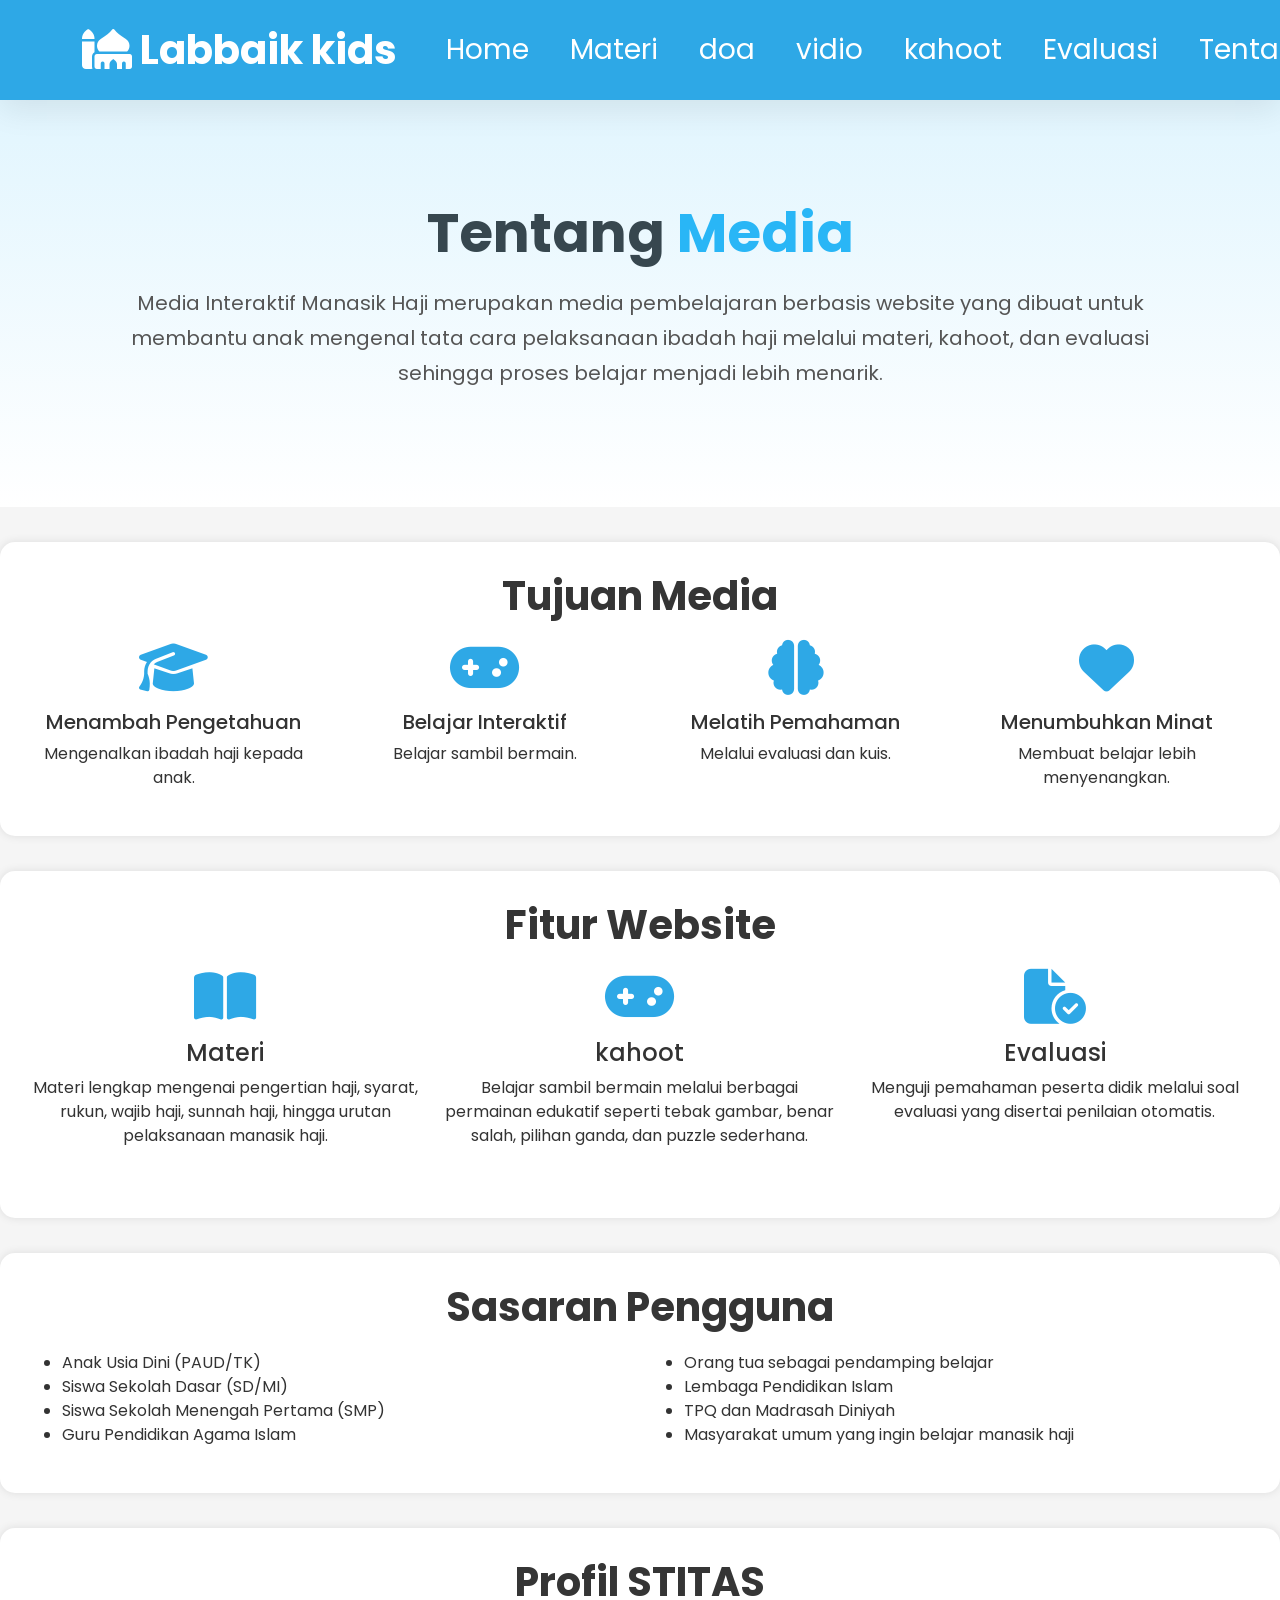
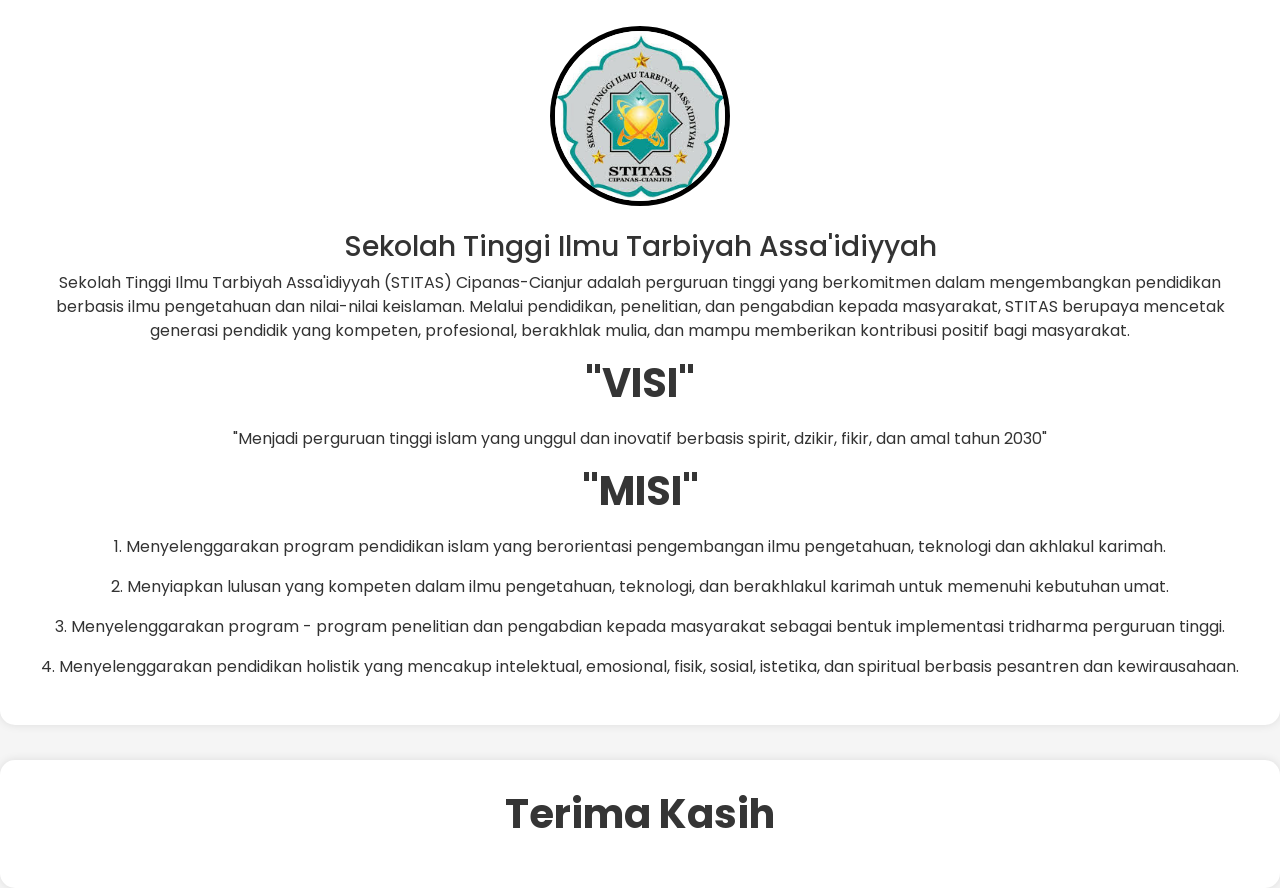
<file: tentang.html>
<!DOCTYPE html>
<html lang="id">

<head>

<meta charset="UTF-8">
<meta name="viewport" content="width=device-width, initial-scale=1.0">

<title>Tentang Media Manasik Haji</title>

<!-- Bootstrap -->
<link href="https://cdn.jsdelivr.net/npm/bootstrap@5.3.3/dist/css/bootstrap.min.css" rel="stylesheet">

<!-- Font Awesome -->
<link rel="stylesheet"
href="https://cdnjs.cloudflare.com/ajax/libs/font-awesome/6.5.2/css/all.min.css">

<!-- CSS -->
<link rel="stylesheet" href="css/style.css">

<style>

body{
    background:#f5f5f5;
}

.hero-about{
    background:#2ea8e6;
    color:white;
    text-align:center;
    padding:70px 20px;
}

.hero-about img{
    width:150px;
    margin-bottom:20px;
}

.card-about{
    background:white;
    padding:30px;
    border-radius:15px;
    margin-top:35px;
    box-shadow:0 0 10px rgba(0,0,0,.1);
}

.icon{
    font-size:55px;
    color:#2ea8e6;
    margin-bottom:15px;
}

.section-title{
    color:#353535;
    font-weight:bold;
    margin-bottom:20px;
}

.profile{
    width:180px;
    height:180px;
    border-radius:50%;
    object-fit:cover;
    border:5px solid #000000;
}

footer{
    margin-top:60px;
}

</style>

</head>

<body>

<!-- Navbar -->

<nav class="navbar navbar-expand-lg navbar-dark bg-success">

<div class="container">

<a class="navbar-brand" href="index.html">

<i class="fa-solid fa-mosque"></i>

Labbaik kids

</a>

<button class="navbar-toggler"
data-bs-toggle="collapse"
data-bs-target="#menu">

<span class="navbar-toggler-icon"></span>

</button>

<div class="collapse navbar-collapse"
id="menu">

<ul class="navbar-nav ms-auto">

<li class="nav-item">
<a class="nav-link" href="index.html">Home</a>
</li>

<li class="nav-item">
<a class="nav-link" href="materi.html">Materi</a>
</li>

<li class="nav-item">
    <a class="nav-link" href="doa.html">doa</a>
    </li>

<li class="nav-item">
    <a class="nav-link" href="vidio.html">vidio</a>
</li>

<li class="nav-item">
<a class="nav-link" href="kahoot.html">kahoot</a>
</li>

<li class="nav-item">
<a class="nav-link" href="evaluasi.html">Evaluasi</a>
</li>

<li class="nav-item">
<a class="nav-link active" href="tentang.html">Tentang</a>
</li>

</ul>

</div>

</div>

</nav>

<!-- Hero -->

<section class="hero">

    <div class="container text-center">
    
    
    <h1>
    Tentang<span> Media </span>
    </h1>
    
    
    <p>Media Interaktif Manasik Haji merupakan media pembelajaran berbasis website yang dibuat untuk membantu anak mengenal tata cara pelaksanaan ibadah haji melalui materi, kahoot, dan evaluasi sehingga proses belajar menjadi lebih menarik.

    </p>
    
    
    </div>
    
    </section>
    

<!-- Tentang Media -->

<!-- Tujuan -->

<div class="card-about">

<h2 class="section-title text-center">

Tujuan Media

</h2>

<div class="row text-center">

<div class="col-md-3">

<i class="fa-solid fa-graduation-cap icon"></i>

<h5>

Menambah Pengetahuan

</h5>

<p>

Mengenalkan ibadah haji kepada anak.

</p>

</div>

<div class="col-md-3">

<i class="fa-solid fa-gamepad icon"></i>

<h5>

Belajar Interaktif

</h5>

<p>

Belajar sambil bermain.

</p>

</div>

<div class="col-md-3">

<i class="fa-solid fa-brain icon"></i>

<h5>

Melatih Pemahaman

</h5>

<p>

Melalui evaluasi dan kuis.

</p>

</div>

<div class="col-md-3">

<i class="fa-solid fa-heart icon"></i>

<h5>

Menumbuhkan Minat

</h5>

<p>

Membuat belajar lebih menyenangkan.

</p>

</div>

</div>

</div>

<!-- ========================= -->
<!-- Fitur Website -->
<!-- ========================= -->

<div class="card-about">

    <h2 class="section-title text-center">
    
    Fitur Website
    
    </h2>
    
    <div class="row text-center">
    
    <div class="col-md-4 mb-4">
    
    <i class="fa-solid fa-book-open icon"></i>
    
    <h4>Materi</h4>
    
    <p>
    
    Materi lengkap mengenai pengertian haji, syarat, rukun, wajib haji, sunnah haji, hingga urutan pelaksanaan manasik haji.
    
    </p>
    
    </div>
    
    <div class="col-md-4 mb-4">
    
    <i class="fa-solid fa-gamepad icon"></i>
    
    <h4>kahoot</h4>
    
    <p>
    
    Belajar sambil bermain melalui berbagai permainan edukatif seperti tebak gambar, benar salah, pilihan ganda, dan puzzle sederhana.
    
    </p>
    
    </div>
    
    <div class="col-md-4 mb-4">
    
    <i class="fa-solid fa-file-circle-check icon"></i>
    
    <h4>Evaluasi</h4>
    
    <p>
    
    Menguji pemahaman peserta didik melalui soal evaluasi yang disertai penilaian otomatis.
    
    </p>
    
    </div>
    
    </div>
    
    </div>
    
    <!-- ========================= -->
    <!-- Sasaran Pengguna -->
    <!-- ========================= -->
    
    <div class="card-about">
    
    <h2 class="section-title text-center">
    
    Sasaran Pengguna
    
    </h2>
    
    <div class="row">
    
    <div class="col-md-6">
    
    <ul>
    
    <li>Anak Usia Dini (PAUD/TK)</li>
    
    <li>Siswa Sekolah Dasar (SD/MI)</li>
    
    <li>Siswa Sekolah Menengah Pertama (SMP)</li>
    
    <li>Guru Pendidikan Agama Islam</li>
    
    </ul>
    
    </div>
    
    <div class="col-md-6">
    
    <ul>
    
    <li>Orang tua sebagai pendamping belajar</li>
    
    <li>Lembaga Pendidikan Islam</li>
    
    <li>TPQ dan Madrasah Diniyah</li>
    
    <li>Masyarakat umum yang ingin belajar manasik haji</li>
    
    </ul>
    
    </div>
    
    </div>
    
    </div>
    
    <!-- ========================= -->
    <!-- Profil Pengembang -->
    <!-- ========================= -->
    
    <div class="card-about text-center">
    
    <h2 class="section-title">
    
    Profil STITAS
    
    </h2>
    
    <img src="image/logoSTITAS1.jpeg"
    class="profile"
    alt="Foto Pengembang">
    
    <h3 class="mt-4">
    
        Sekolah Tinggi Ilmu Tarbiyah Assa'idiyyah
    
    </h3>
    
    <p>
    
       Sekolah Tinggi Ilmu Tarbiyah Assa'idiyyah (STITAS) Cipanas-Cianjur adalah perguruan tinggi yang berkomitmen dalam mengembangkan pendidikan berbasis ilmu pengetahuan dan nilai-nilai keislaman. Melalui pendidikan, penelitian, dan pengabdian kepada masyarakat, STITAS berupaya mencetak generasi pendidik yang kompeten, profesional, berakhlak mulia, dan mampu memberikan kontribusi positif bagi masyarakat.
    
    </p>
    
    <h2 class="section-title">
    
        "VISI"
        
        </h2>

    <P>
        "Menjadi perguruan tinggi islam yang unggul dan inovatif berbasis spirit, dzikir, fikir, dan amal tahun 2030"
    </P>

    <h2 class="section-title">
    
        "MISI"
        
        </h2>

    <p>
        1. Menyelenggarakan program pendidikan islam yang berorientasi pengembangan ilmu pengetahuan, teknologi dan akhlakul karimah.
    </p>
    <p>
        2. Menyiapkan lulusan yang kompeten dalam ilmu pengetahuan, teknologi, dan berakhlakul karimah untuk memenuhi kebutuhan umat. 
    </p>
    <p>
        3. Menyelenggarakan program - program penelitian dan pengabdian kepada masyarakat sebagai bentuk implementasi tridharma perguruan tinggi.
    </p>
    <p>
        4. Menyelenggarakan pendidikan holistik yang mencakup intelektual, emosional, fisik, sosial, istetika, dan spiritual berbasis pesantren dan kewirausahaan.
    </p>
    

    
    </div>
    
    
    
    <!-- ========================= -->
    <!-- Ucapan Terima Kasih -->
    <!-- ========================= -->
    
    <div class="card-about text-center">
    
    <h2 class="section-title">
    
    Terima Kasih
    
    </h2>
    
    
    <!-- ========================= -->
    <!-- Footer -->
    <!-- ========================= -->
    
    </footer> 



    
    </footer>
    
    <!-- Bootstrap -->
    
    <script src="https://cdn.jsdelivr.net/npm/bootstrap@5.3.3/dist/js/bootstrap.bundle.min.js"></script>
    
    </body>
    
    </html>
</file>
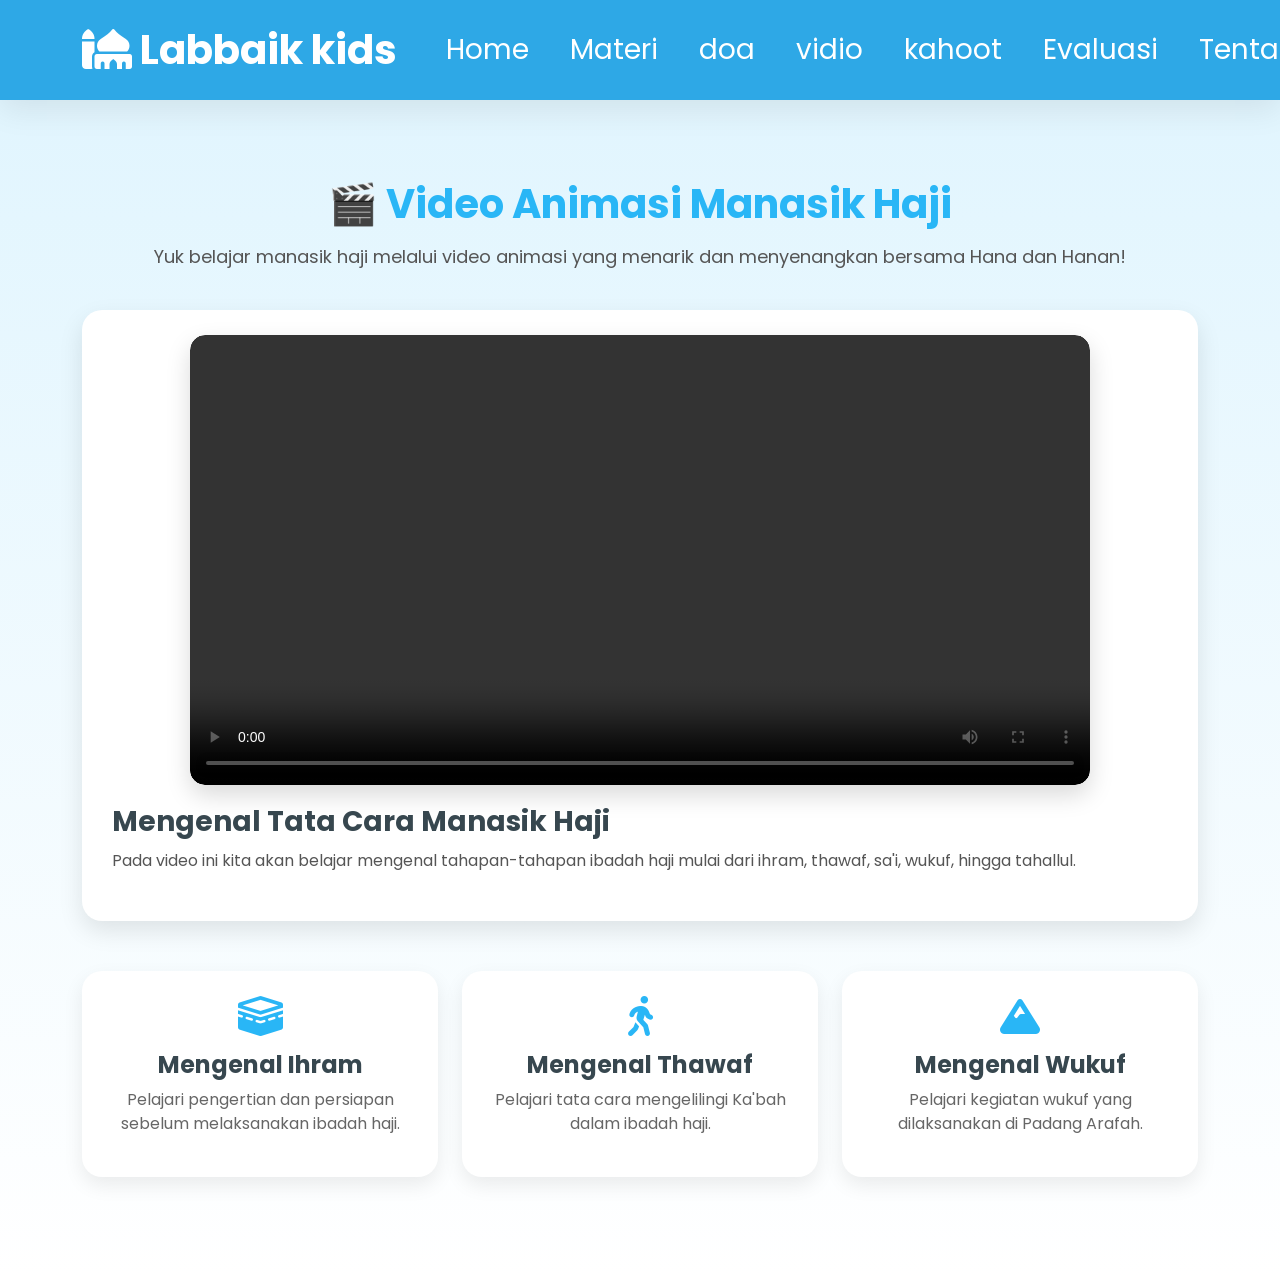
<file: vidio.html>
<!DOCTYPE html>
<html lang="id">

<head>

<meta charset="UTF-8">
<meta name="viewport" content="width=device-width, initial-scale=1.0">

<title>Video Animasi Manasik Haji</title>


<!-- Bootstrap -->
<link href="https://cdn.jsdelivr.net/npm/bootstrap@5.3.3/dist/css/bootstrap.min.css"
rel="stylesheet">


<!-- Font Awesome -->
<link rel="stylesheet"
href="https://cdnjs.cloudflare.com/ajax/libs/font-awesome/6.5.2/css/all.min.css">


<!-- Google Font -->
<link href="https://fonts.googleapis.com/css2?family=Poppins:wght@300;400;500;600;700;800&display=swap"
rel="stylesheet">


<!-- CSS -->
<link rel="stylesheet" href="css/style.css">


<style>

/* ===============================
   VIDEO ANIMASI
================================= */

.video-section{

    padding:80px 0;

    background:linear-gradient(
        180deg,
        #E1F5FE,
        #ffffff
    );

}


.video-title{

    color:#29B6F6;

    font-weight:700;

    margin-bottom:15px;

}


.video-description{

    color:#555;

    font-size:18px;

    margin-bottom:40px;

}


.video-card{

    background:white;

    padding:25px;

    border-radius:20px;

    box-shadow:0 10px 25px rgba(0,0,0,.1);

    transition:.3s;

}


.video-card:hover{

    transform:translateY(-5px);

}


.video-container{

    overflow:hidden;

    border-radius:15px;

}


.video-container iframe{

    width:100%;

    height:500px;

    border:none;

}


.video-info{

    padding:20px 5px 5px;

}


.video-info h3{

    color:#37474F;

    font-weight:700;

}


.video-info p{

    color:#555;

    line-height:1.8;

}


/* ===============================
   VIDEO LIST
================================= */

.video-list{

    margin-top:50px;

}


.video-item{

    background:white;

    padding:25px;

    border-radius:20px;

    margin-bottom:20px;

    box-shadow:0 8px 20px rgba(0,0,0,.08);

}


.video-item i{

    font-size:40px;

    color:#29B6F6;

    margin-bottom:15px;

}


.video-item h4{

    font-weight:700;

    color:#37474F;

}


.video-item p{

    color:#666;

}


/* ===============================
   RESPONSIVE
================================= */

@media(max-width:768px){

    .video-section{

        padding:50px 20px;

    }


    .video-container iframe{

        height:250px;

    }

}

</style>

</head>


<body>


<!-- ===============================
     NAVBAR
================================= -->

<nav class="navbar navbar-expand-lg navbar-dark bg-success">

    <div class="container">
    
    <a class="navbar-brand" href="index.html">
    
    <i class="fa-solid fa-mosque"></i>
    
    Labbaik kids
    
    </a>
    
    <button class="navbar-toggler"
    data-bs-toggle="collapse"
    data-bs-target="#menu">
    
    <span class="navbar-toggler-icon"></span>
    
    </button>
    
    <div class="collapse navbar-collapse"
    id="menu">
    
    <ul class="navbar-nav ms-auto">
    
    <li class="nav-item">
    <a class="nav-link" href="index.html">Home</a>
    </li>
    
    <li class="nav-item">
    <a class="nav-link" href="materi.html">Materi</a>
    </li>

    <li class="nav-item">
    <a class="nav-link" href="doa.html">doa</a>
    </li>
    
    <li class="nav-item">
        <a class="nav-link" href="vidio.html">vidio</a>
    </li>
    
    <li class="nav-item">
    <a class="nav-link" href="kahoot.html">kahoot</a>
    </li>
    
    <li class="nav-item">
    <a class="nav-link" href="evaluasi.html">Evaluasi</a>
    </li>
    
    <li class="nav-item">
    <a class="nav-link active" href="tentang.html">Tentang</a>
    </li>
    
    </ul>
    
    </div>
    
    </div>
    
    </nav>

<!-- ===============================
     VIDEO SECTION
================================= -->

<section class="video-section">


<div class="container">


<div class="text-center">


<h1 class="video-title">

🎬 Video Animasi Manasik Haji

</h1>


<p class="video-description">

Yuk belajar manasik haji melalui video animasi
yang menarik dan menyenangkan bersama Hana dan Hanan!

</p>

</div>



<!-- VIDEO UTAMA -->

<div class="video-card">


<div class="video-container">


    <div class="video-container">

        <div class="video-container">

            <video
                controls
                class="video-edukasi">
        
                <source
                    src="vidio/TataCaraManasikHaji.mp4"
                    type="video/mp4">
        
            </video>
        
        </div>
    
    </div>


</div>



<div class="video-info">


<h3>

Mengenal Tata Cara Manasik Haji

</h3>


<p>

Pada video ini kita akan belajar mengenal
tahapan-tahapan ibadah haji mulai dari ihram,
thawaf, sa'i, wukuf, hingga tahallul.

</p>


</div>


</div>



<!-- ===============================
     INFORMASI VIDEO
================================= -->

<div class="video-list">


<div class="row">


<div class="col-md-4">


<div class="video-item text-center">


<i class="fa-solid fa-kaaba"></i>


<h4>

Mengenal Ihram

</h4>


<p>

Pelajari pengertian dan persiapan
sebelum melaksanakan ibadah haji.

</p>


</div>

</div>



<div class="col-md-4">


<div class="video-item text-center">


<i class="fa-solid fa-person-walking"></i>


<h4>

Mengenal Thawaf

</h4>


<p>

Pelajari tata cara mengelilingi
Ka'bah dalam ibadah haji.

</p>


</div>

</div>



<div class="col-md-4">


<div class="video-item text-center">


<i class="fa-solid fa-mountain"></i>


<h4>

Mengenal Wukuf

</h4>


<p>

Pelajari kegiatan wukuf yang
dilaksanakan di Padang Arafah.

</p>


</div>

</div>


</div>

</div
</file>
<file: css/style.css>
/* ======================================================
   STYLE.CSS
   Media Interaktif Manasik Haji
   Author : Fikri
====================================================== */

/* ===============================
   GOOGLE FONT
================================= */
@import url('https://fonts.googleapis.com/css2?family=Poppins:wght@300;400;500;600;700;800&display=swap');

/* ===============================
   RESET
================================= */

*{
    margin:0;
    padding:0;
    box-sizing:border-box;
    font-family:'Poppins',sans-serif;
    scroll-behavior:smooth;
}

body{

    background:#F7FAFC;
    overflow-x:hidden;
    color:#333;

}

/* ===============================
   ROOT COLOR
================================= */

:root{

    --biru:#4FC3F7;
    --kuning:#FFD54F;
    --hijau:#66BB6A;
    --putih:#ffffff;
    --gelap:#37474F;
    --abu:#ECEFF1;

}

/* ===============================
   SPLASH SCREEN
================================= */

#splash{

    position:fixed;
    top:0;
    left:0;

    width:100%;
    height:100vh;

    background:linear-gradient(
        135deg,
        #4FC3F7,
        #81D4FA
    );

    display:flex;

    justify-content:center;

    align-items:center;

    flex-direction:column;

    z-index:99999;

}

#splash h1{

    color:white;

    margin-top:20px;

    font-size:40px;

    font-weight:bold;

}

#splash p{

    color:white;

    margin-top:10px;

    font-size:20px;

}

.logo{

    width:200px;

    animation:logo 2s infinite;

}

@keyframes logo{

0%{

transform:scale(1);

}

50%{

transform:scale(1.1);

}

100%{

transform:scale(1);

}

}

/* ===============================
   LOADER
================================= */

.loader{

    width:70px;

    height:70px;

    border-radius:50%;

    border:8px solid white;

    border-top:8px solid orange;

    margin-top:30px;

    animation:loading 1s linear infinite;

}

@keyframes loading{

100%{

transform:rotate(360deg);

}

}

/* ===============================
   NAVBAR
================================= */

.navbar{

    background:#29B6F6;

    padding:18px;

    box-shadow:0 10px 30px rgba(0,0,0,.08);

}

.navbar-brand{

font-size:28px;

font-weight:bold;

color:white !important;

}

.nav-link{

color:white !important;

font-size:18px;

margin-left:20px;

transition:.4s;

}

.nav-link:hover{

color:#FFD54F !important;

}

/* ===============================
   HERO
================================= */

.hero{

padding:100px 0;

background:linear-gradient(
180deg,
#E1F5FE,
#ffffff
);

}

.hero h1{

font-size:55px;

font-weight:700;

color:#37474F;

}

.hero span{

color:#29B6F6;

}

.hero p{

margin-top:20px;

font-size:20px;

line-height:35px;

color:#555;

}

.hero-image{

animation:heroFloat 3s infinite ease-in-out;

}

@keyframes heroFloat{

0%{

transform:translateY(0);

}

50%{

transform:translateY(-15px);

}

100%{

transform:translateY(0);

}

}

/* ===============================
   BUTTON
================================= */

.button-area{

margin-top:35px;

}

.button-area .btn{

padding:15px 40px;

border-radius:50px;

font-size:18px;

font-weight:bold;

margin-right:15px;

transition:.4s;

}

.button-area .btn:hover{

transform:translateY(-5px);

box-shadow:0 15px 25px rgba(0,0,0,.2);

}

/* ===============================
   FITUR
================================= */

.fitur{

padding:80px 0;

}

.fitur h2{

font-weight:bold;

margin-bottom:40px;

}

.card{

border:none;

border-radius:20px;

padding:40px;

transition:.4s;

text-align:center;

box-shadow:0 10px 20px rgba(0,0,0,.08);

}

.card:hover{

transform:translateY(-10px);

}

.card i{

font-size:70px;

margin-bottom:25px;

color:#29B6F6;

}

.card h4{

font-weight:bold;

margin-bottom:15px;

}

.card p{

font-size:17px;

}

/* ===============================
   TAHAPAN
================================= */

.tahapan{

padding:80px 0;

background:#F1F8E9;

}

.tahapan h2{

text-align:center;

font-weight:bold;

margin-bottom:50px;

}

.timeline{

display:grid;

grid-template-columns:repeat(auto-fit,minmax(220px,1fr));

gap:25px;

}

.item{

background:white;

padding:25px;

border-radius:15px;

font-weight:bold;

text-align:center;

box-shadow:0 5px 15px rgba(0,0,0,.08);

transition:.3s;

}

.item:hover{

background:#4FC3F7;

color:white;

transform:scale(1.05);

}

/* ===============================
   KARAKTER
================================= */

.karakter{

padding:80px 0;

}

.karakter img{

width:250px;

transition:.4s;

}

.karakter img:hover{

transform:scale(1.08);

}

.karakter h3{

margin-top:20px;

font-weight:bold;

}

/* ===============================
   FOOTER
================================= */

footer{

background:#29B6F6;

color:white;

padding:25px;

text-align:center;

margin-top:50px;

}

/* ===============================
   RESPONSIVE
================================= */

@media(max-width:992px){

.hero{

text-align:center;

}

.hero h1{

font-size:40px;

}

.hero p{

font-size:18px;

}

.hero-image{

margin-top:40px;

}

}

@media(max-width:768px){

.hero{

padding:60px 20px;

}

.navbar-brand{

font-size:22px;

}

.button-area .btn{

display:block;

width:100%;

margin-bottom:15px;

}

.card{

margin-bottom:25px;

}

}

/* ===============================
   GAME INTERAKTIF
================================= */


.game-item{

    width:100%;
    
    margin-bottom:40px;
    
    }
    
    
    
    .game-item .card{
    
    max-width:750px;
    
    margin:auto;
    
    padding:35px;
    
    }
    
    
    
    .game-item img{
    
    max-width:300px;
    
    margin:30px auto;
    
    display:block;
    
    border-radius:20px;
    
    }
    
    
    
    .game-item button{
    
    font-size:18px;
    
    padding:12px;
    
    border-radius:30px;
    
    }
    
    
    
    .hasil{
    
    margin-top:20px;
    
    font-size:20px;
    
    font-weight:bold;
    
    color:#29B6F6;
    
    }

    

    /* ===========================
   TEMPLATE WEBSITE
=========================== */

body{
   font-family:'Poppins',sans-serif;
   background:#f3f8fc;
}

/* Navbar */

.navbar{
   background:#2ea8e6 !important;
   padding:15px 0;
}

.navbar-brand{
   color:white !important;
   font-size:40px;
   font-weight:bold;
}

.navbar-nav .nav-link{
   color:white !important;
   font-size:28px;
   margin-left:25px;
}

.navbar-nav .nav-link:hover{
   color:#ffe082 !important;
}

/* Header */

.page-header{

   background:linear-gradient(#dff3ff,#f8fbff);

   text-align:center;

   padding:80px 20px;

}

.page-header h1{

   font-size:70px;

   font-weight:bold;

}

.page-header span{

   color:#2ea8e6;

}

.page-header p{

   font-size:24px;

   margin-top:20px;

}

/* Card */

.content-box{

   background:white;

   padding:40px;

   border-radius:25px;

   box-shadow:0 5px 15px rgba(0,0,0,.08);

   margin-top:40px;

}

/* Judul */

.section-title{

   color:#2ea8e6;

   font-size:40px;

   font-weight:bold;

}

/* Icon */

.big-icon{

   color:#6a3ea1;

   font-size:45px;

}

/* Footer */

footer{

   margin-top:60px;

   background:#2ea8e6;

   color:white;

   text-align:center;

   padding:25px;

}

/* Tombol Musik */

#musicBtn{

   margin-top:15px;

   border-radius:30px;

   padding:10px 25px;

   font-weight:bold;

}

/* ===============================
   VIDEO EDUKASI
================================= */

.video-container{

   width:100%;

   max-width:900px;

   margin:auto;

   overflow:hidden;

   border-radius:20px;

   box-shadow:0 10px 25px rgba(0,0,0,.15);

}


.video-edukasi{

   width:100%;

   display:block;

}
</file>
